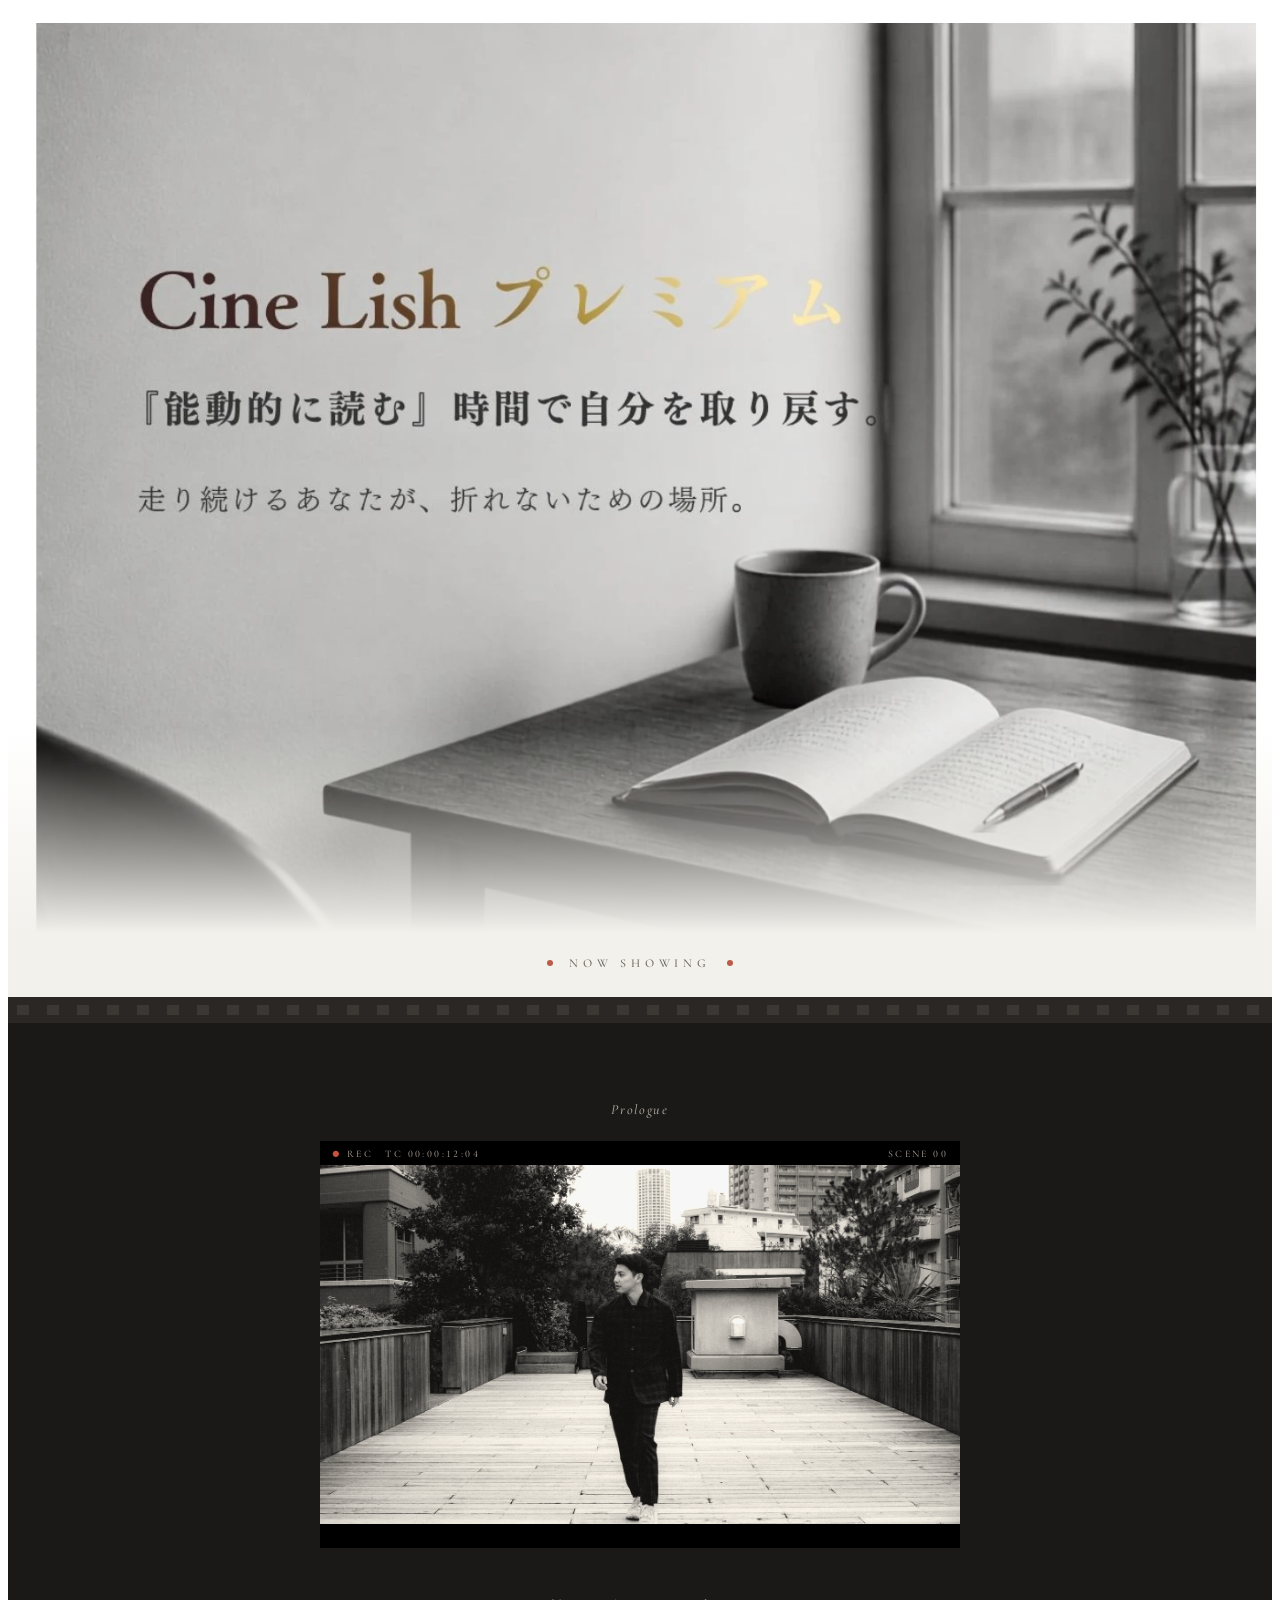
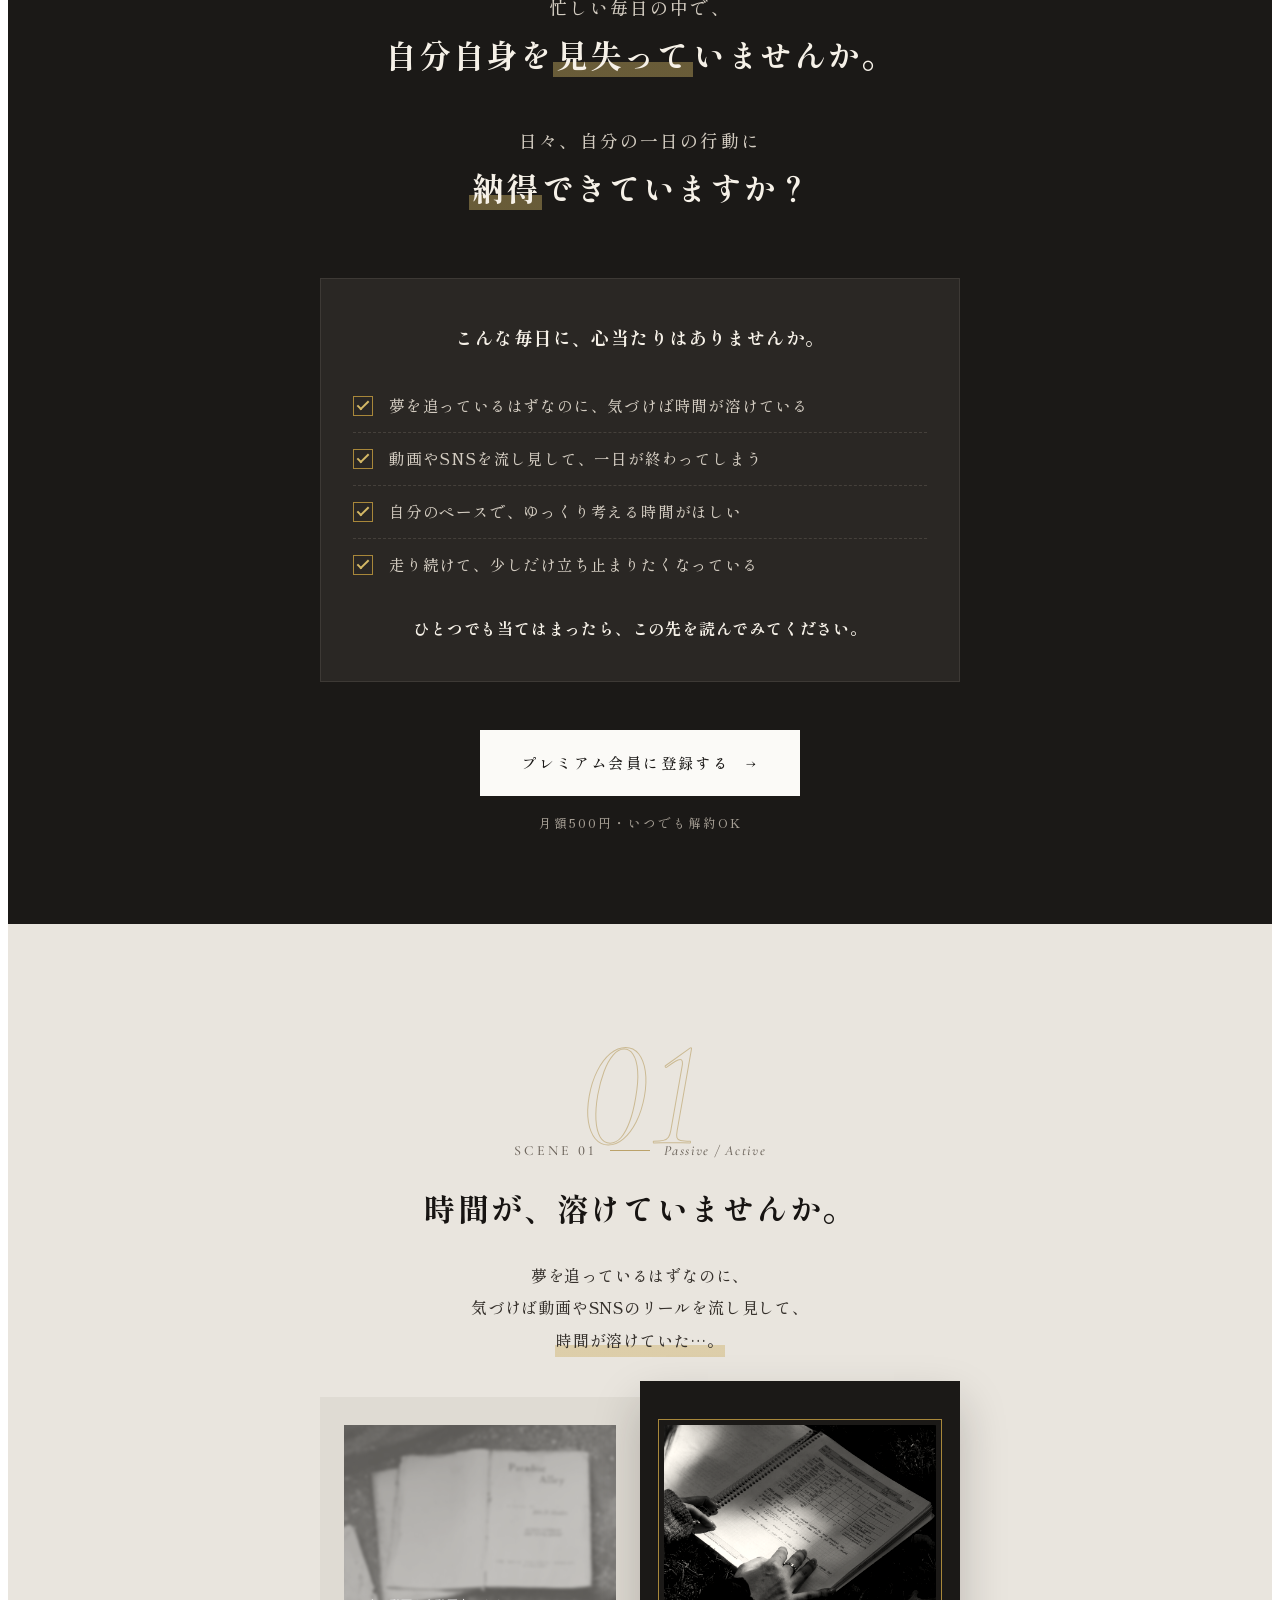
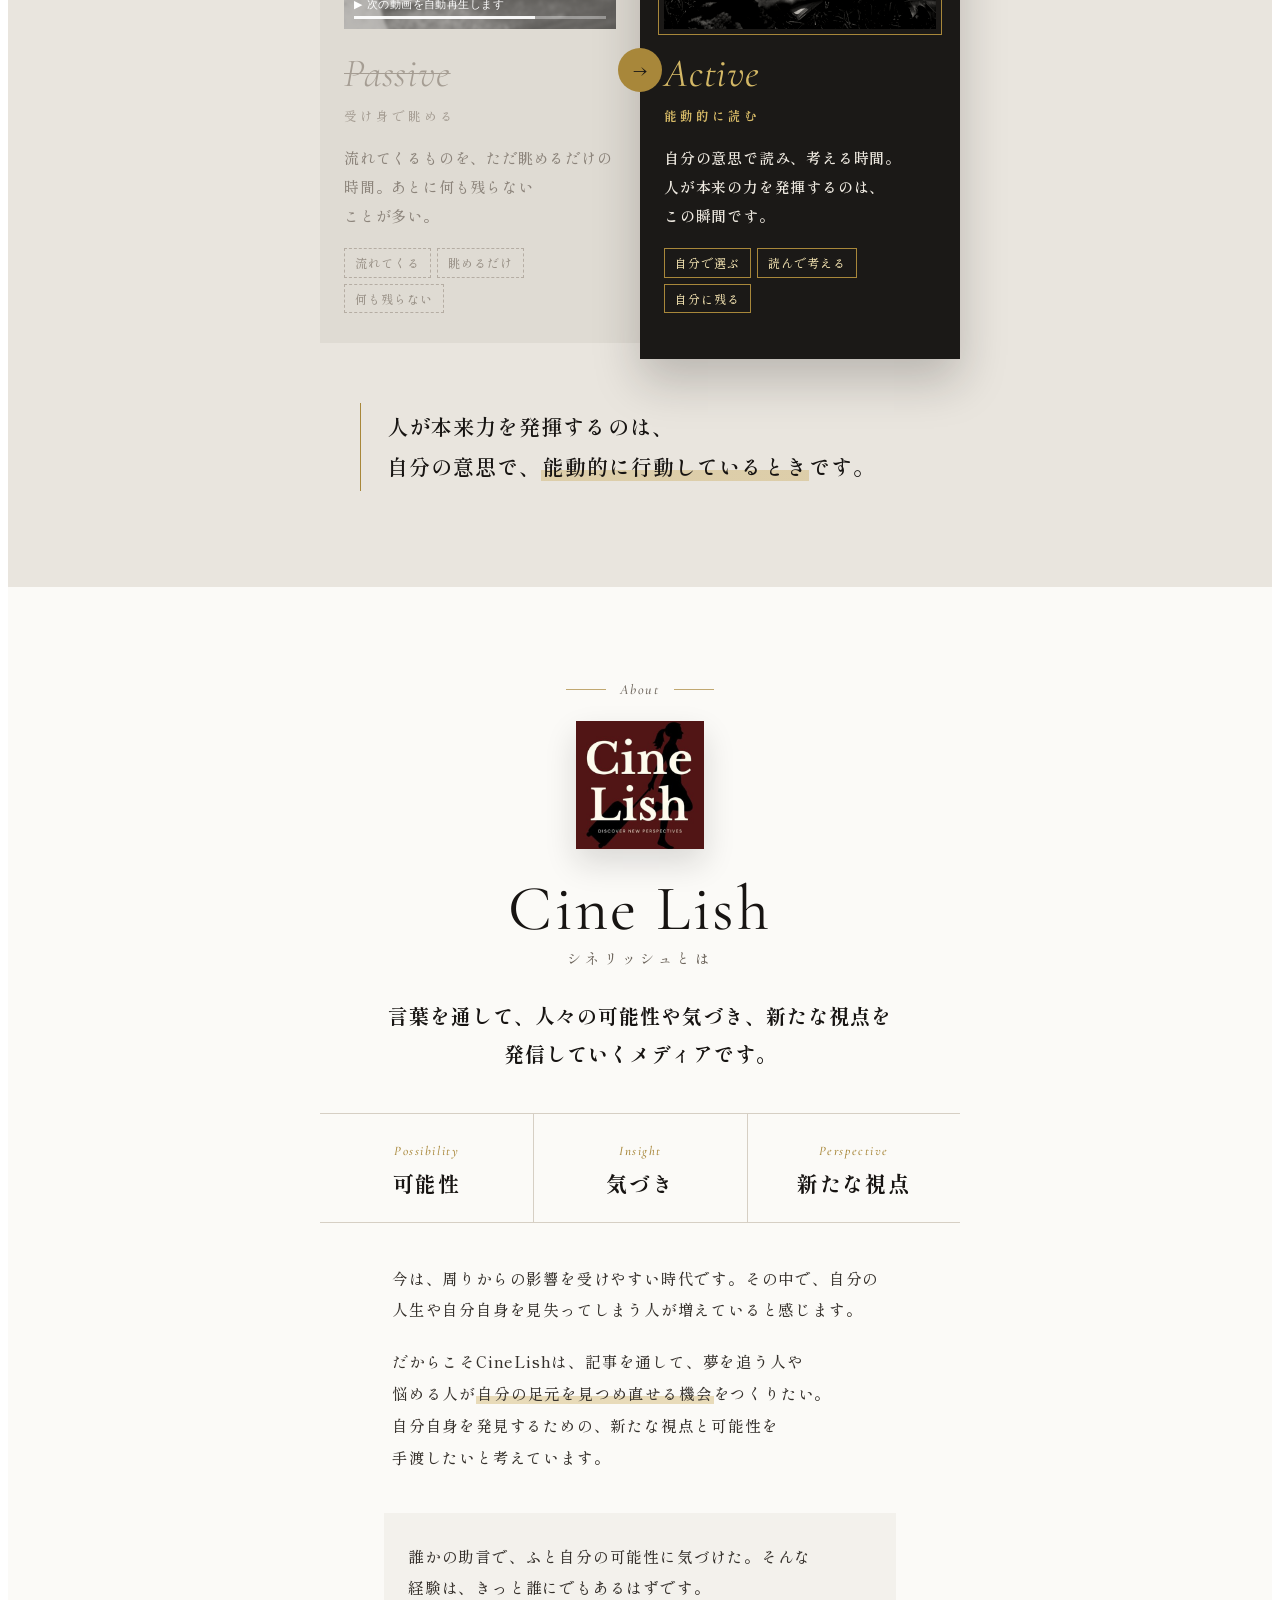
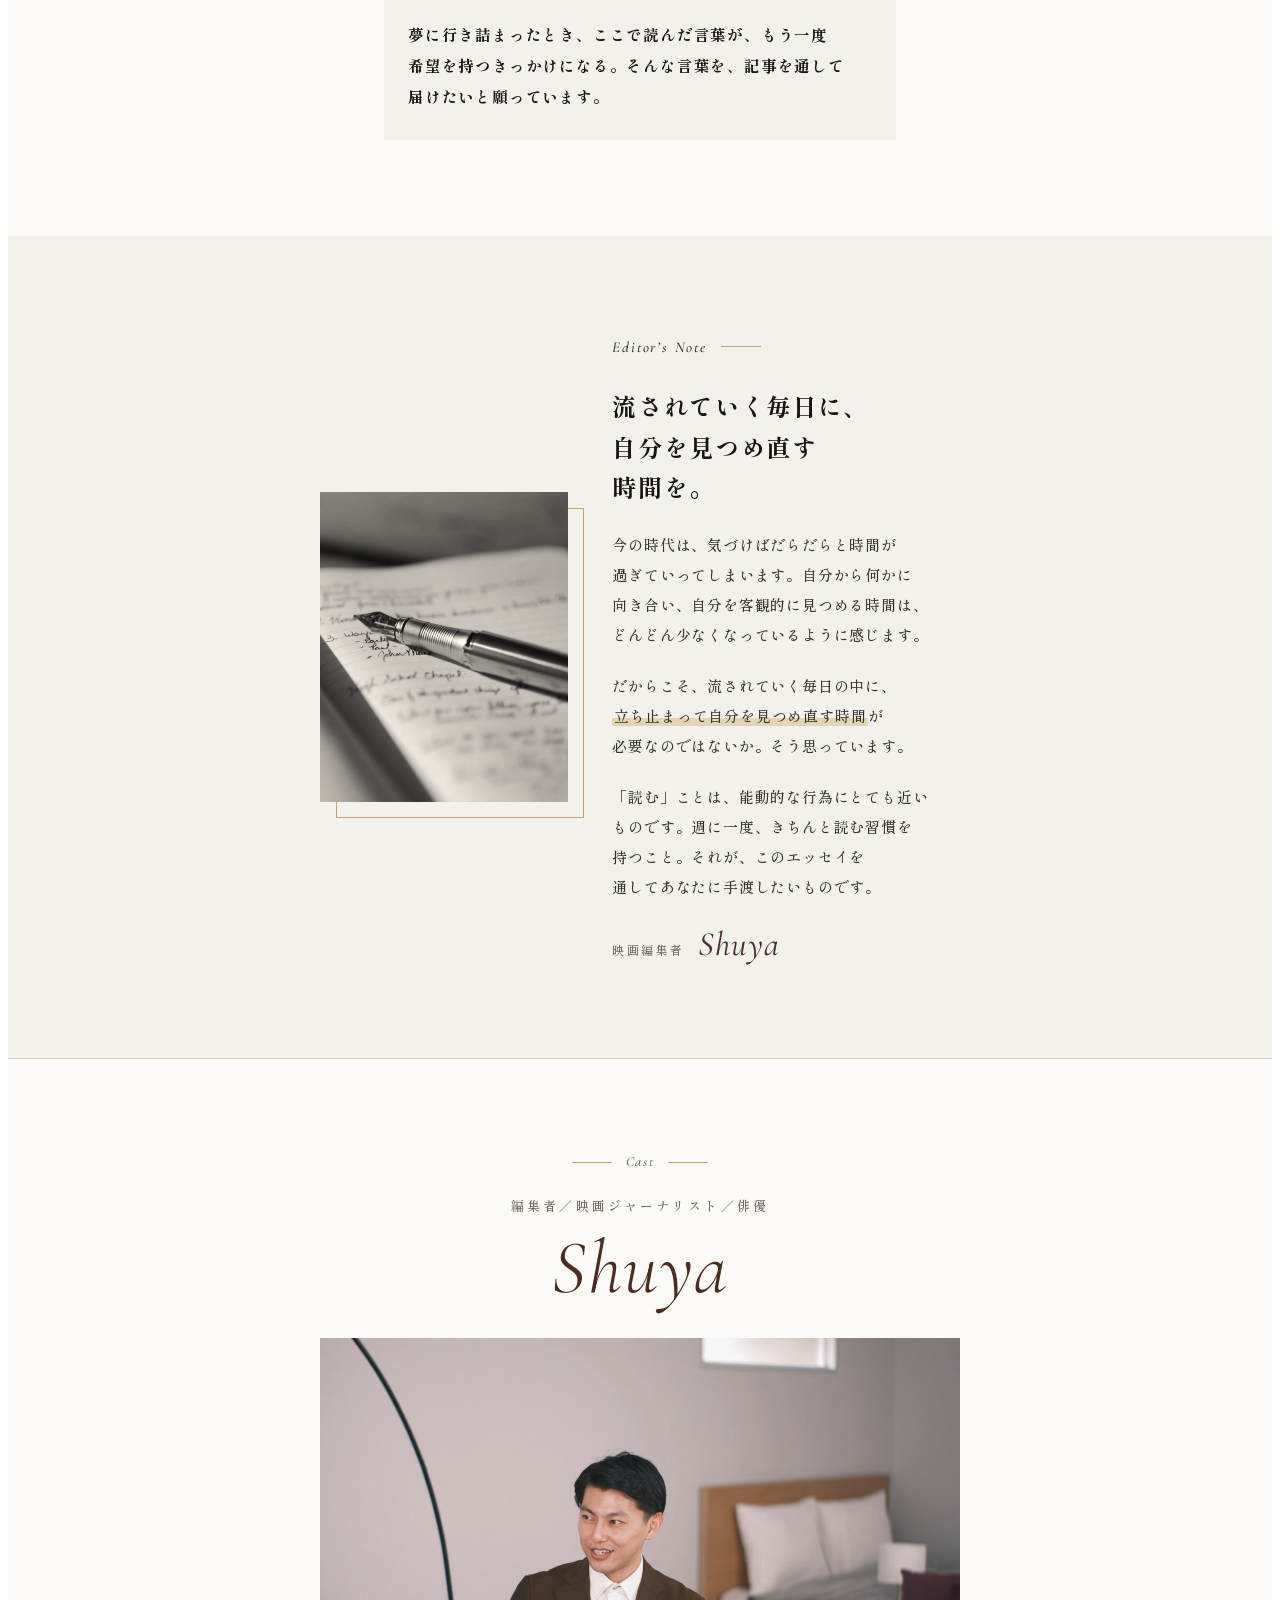
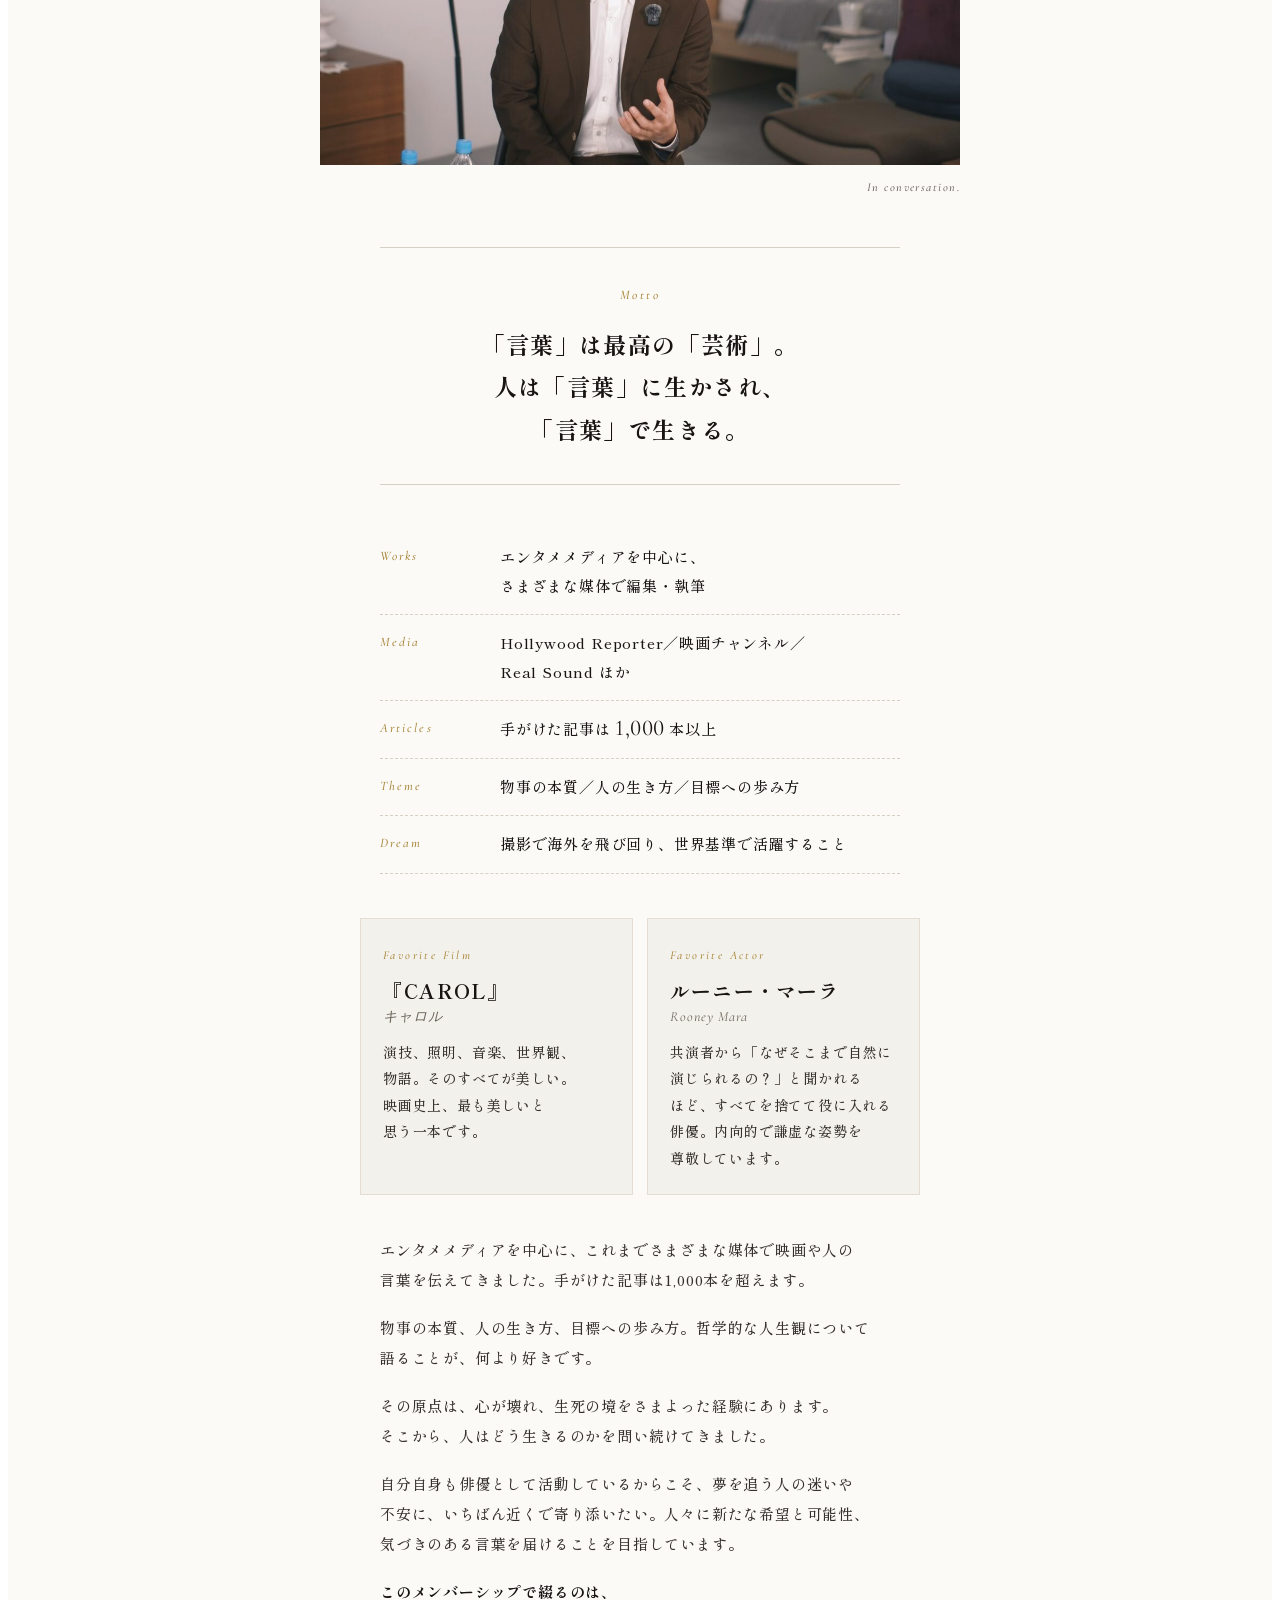
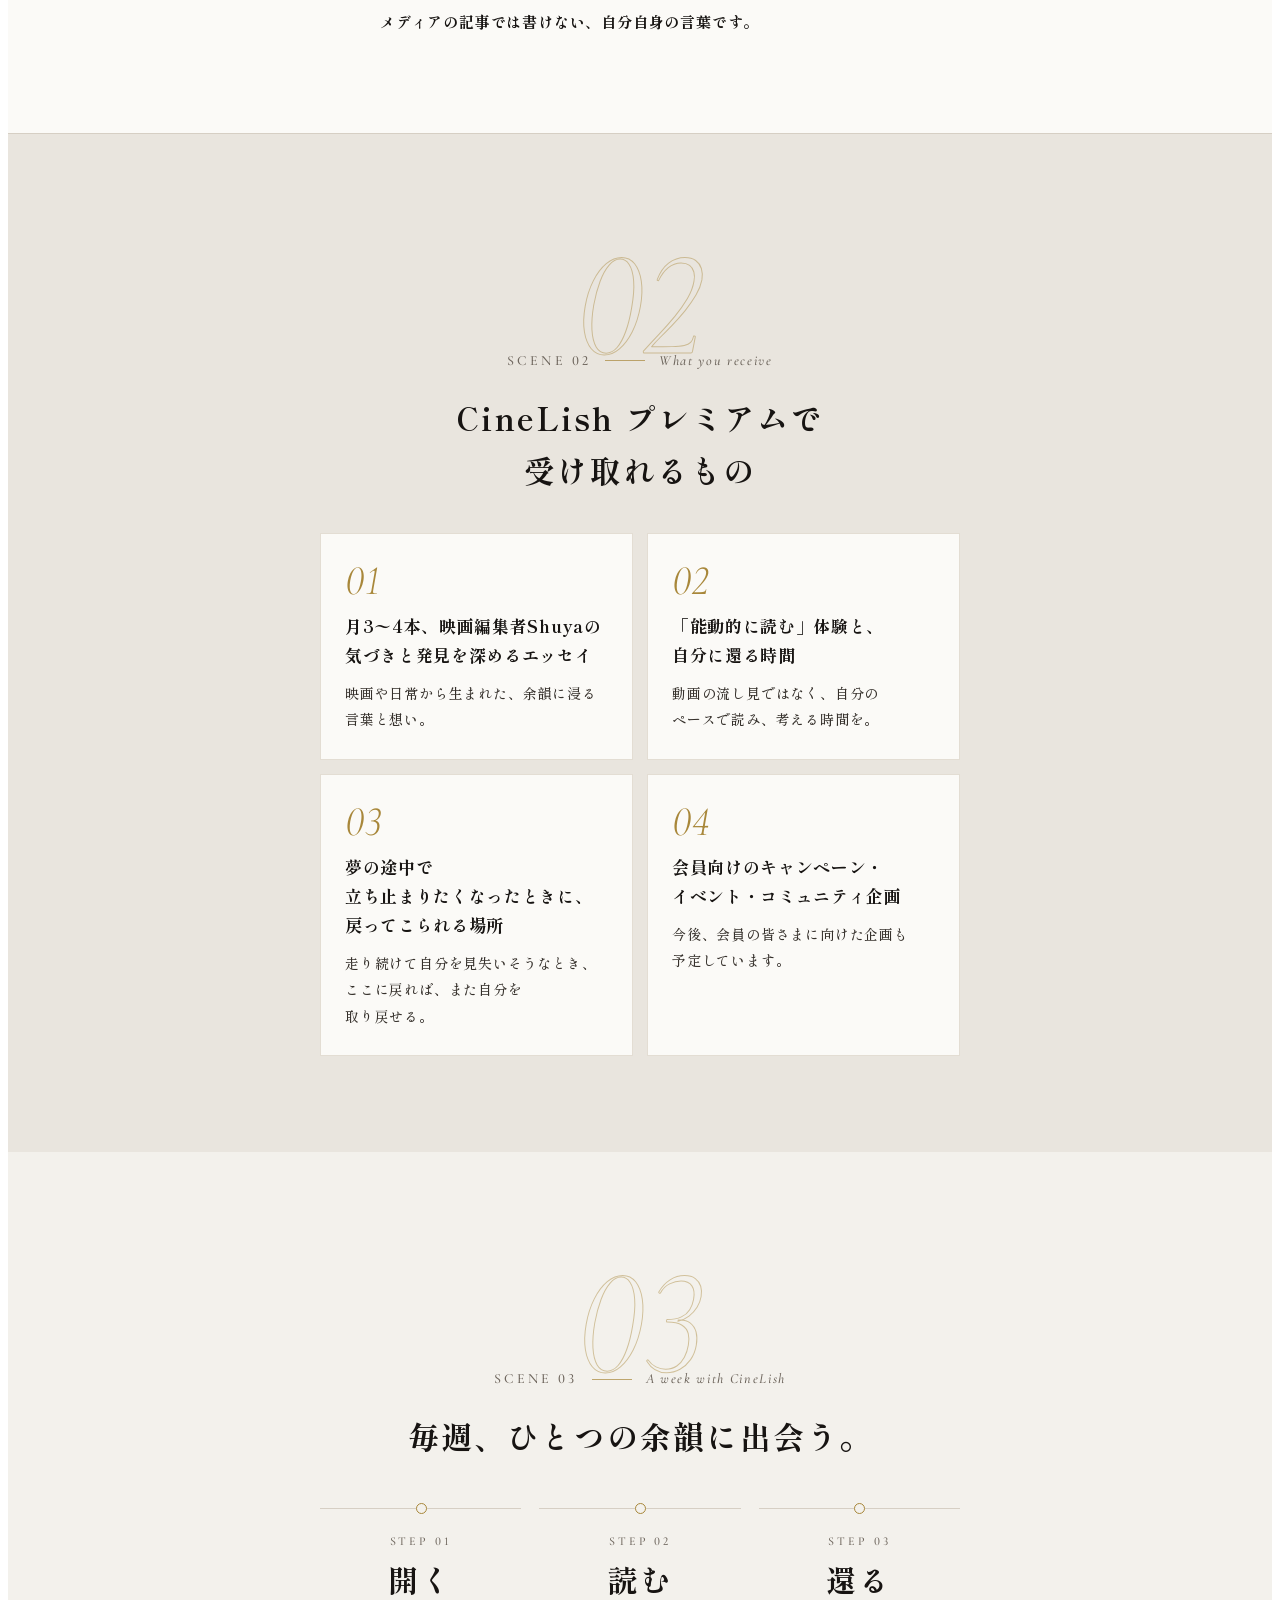
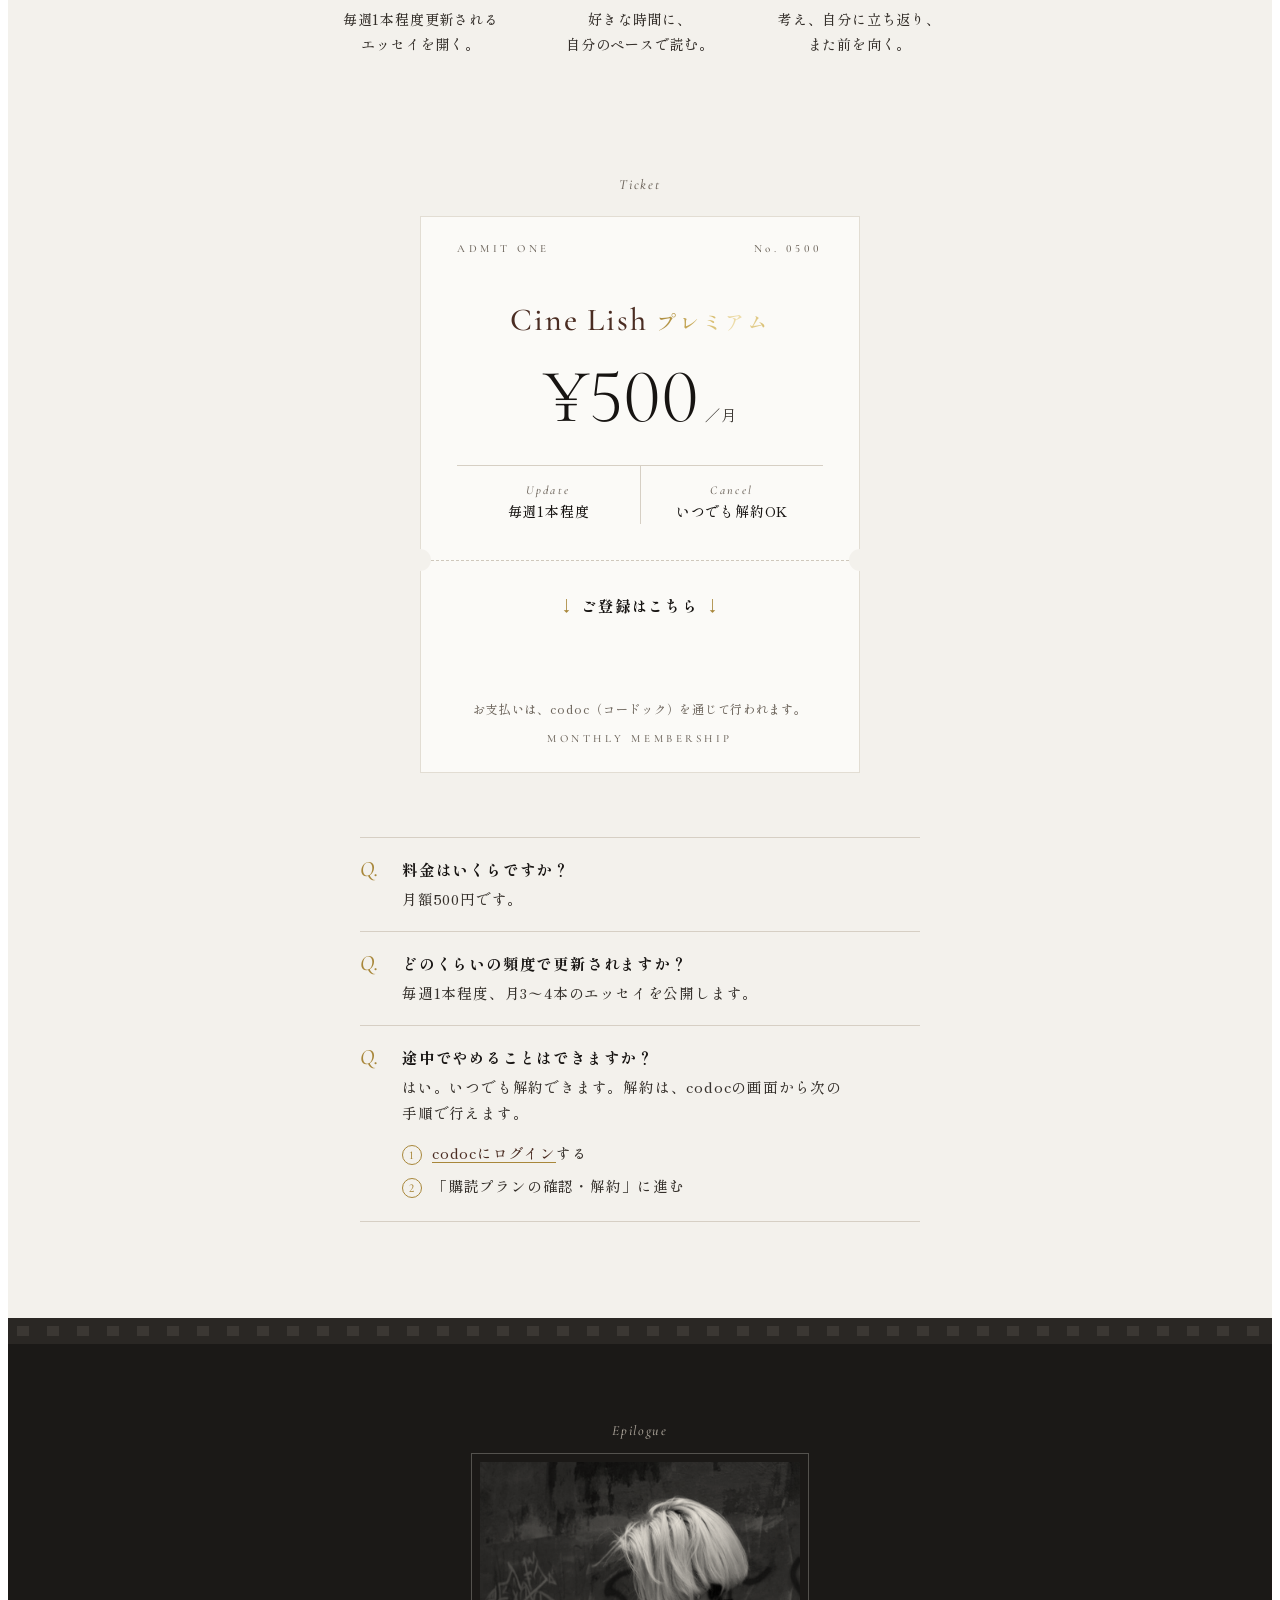
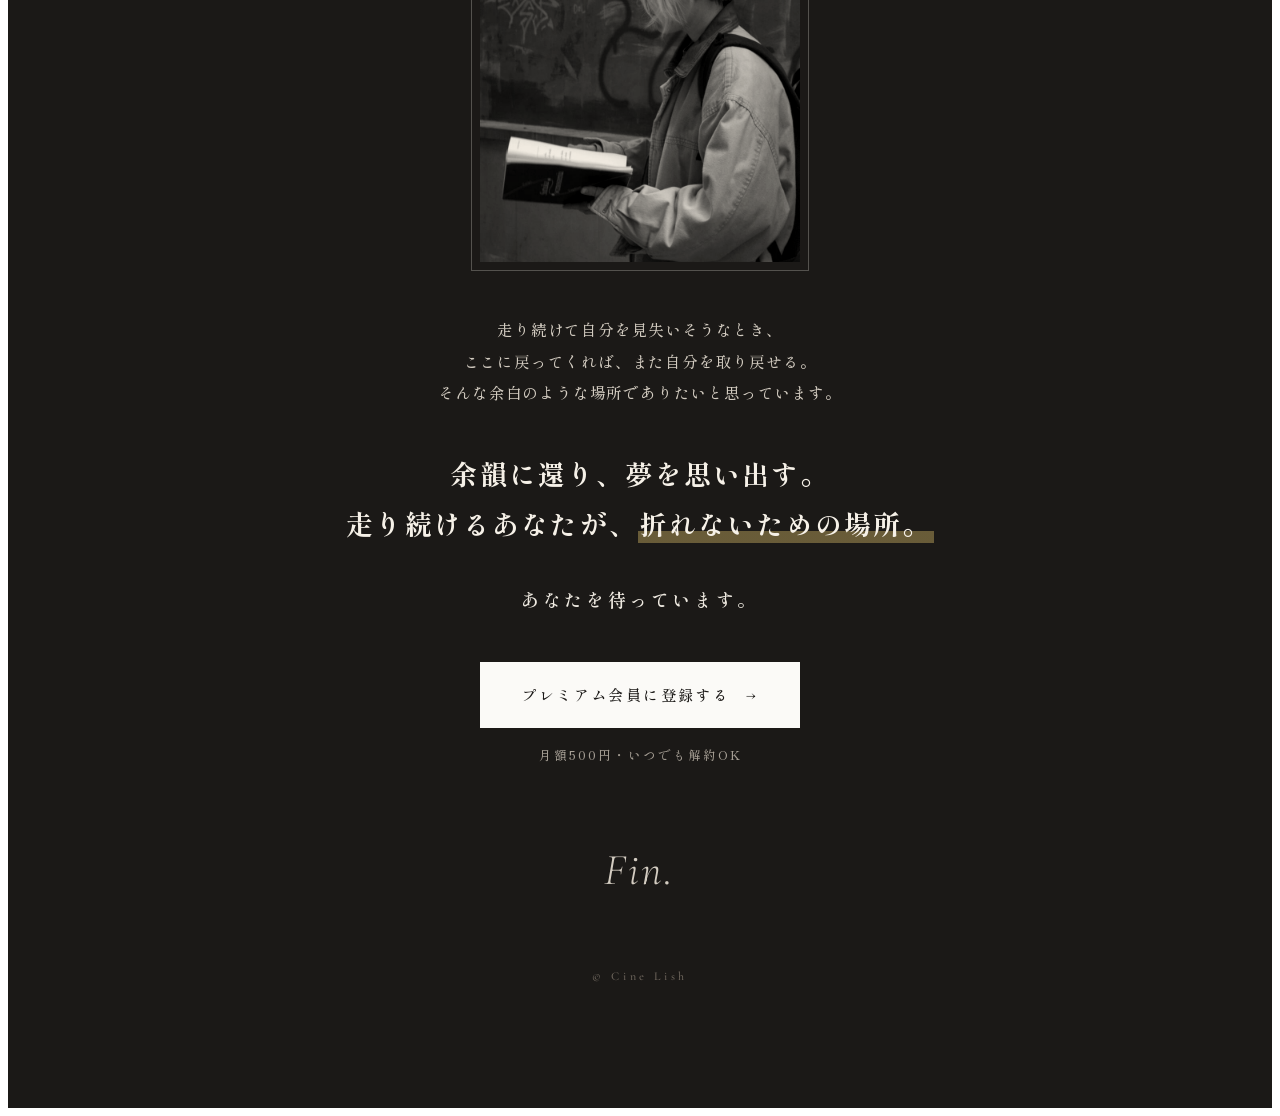
<file: lp/cinelish-premium/index.html>
<!doctype html>
<html lang="ja">
<head>
<meta charset="utf-8">
<meta name="viewport" content="width=device-width, initial-scale=1">
<title>Cine Lish プレミアム</title>
<meta name="description" content="『能動的に読む』時間で自分を取り戻す。走り続けるあなたが、折れないための場所。映画編集者Shuyaのエッセイを毎週公開。月額500円・いつでも解約OK。">
<meta property="og:title" content="Cine Lish プレミアム">
<meta property="og:description" content="『能動的に読む』時間で自分を取り戻す。走り続けるあなたが、折れないための場所。">
<meta property="og:image" content="hero.webp">
<link rel="preconnect" href="https://fonts.googleapis.com">
<link rel="preconnect" href="https://fonts.gstatic.com" crossorigin>
<link href="https://fonts.googleapis.com/css2?family=Cormorant+Garamond:ital,wght@0,300;0,400;0,500;1,300;1,400&family=Shippori+Mincho:wght@400;500;600;700&display=swap" rel="stylesheet">
<style>
  /* ============================================================
     Cine Lish プレミアム LP
     ・CSSは #cinelish-lp の内側だけに効く（サイトの他の部分に影響しない）
     ・WordPressのCSS欄で記号が変換されても壊れないよう、引用符と不等号は使わない
     ・レイアウト：1本の映画の構成（Prologue → Scene → About → Note → Cast → Ticket → Epilogue）
     ============================================================ */
  #cinelish-lp {
    --bg: #f3f1ec;
    --bg-alt: #e9e5de;
    --paper: #fbfaf7;
    --ink: #171412;
    --ink-soft: #35302b;
    --ink-faint: #6e665d;
    --line: #d6cfc4;
    --brown: #4a2c22;
    --gold-1: #a8873a;
    --gold-2: #d4b866;
    --gold-3: #efdfae;
    --mark: rgba(201, 168, 84, .38);
    --dark: #1b1917;
    --dark-2: #2a2724;
    --dark-ink: #eee9e0;
    --dark-soft: #d3ccc1;
    --serif-en: Cormorant Garamond, Times New Roman, serif;
    --serif-ja: Shippori Mincho, Hiragino Mincho ProN, Yu Mincho, serif;
  }

  /* codocの登録ボタン（.cl-widget の中）には、このLPのリセットを当てない（:where で優先度は上げない） */
  #cinelish-lp, #cinelish-lp *:where(:not(.cl-widget *)) { box-sizing: border-box; margin: 0; padding: 0; border: 0; box-shadow: none; }
  #cinelish-lp {
    position: relative;
    background: var(--bg);
    color: var(--ink);
    font-family: var(--serif-ja);
    font-size: 16px;
    font-weight: 500;
    line-height: 2.05;
    letter-spacing: .05em;
    overflow-x: hidden;
    word-break: auto-phrase;
    text-wrap: pretty;
  }
  #cinelish-lp img:where(:not(.cl-widget *)) { display: block; max-width: 100%; height: auto; }
  #cinelish-lp figure:where(:not(.cl-widget *)) { margin: 0; }
  #cinelish-lp a:where(:not(.cl-widget *)) { color: inherit; }

  /* テーマ側の見出し装飾などをLP内だけ打ち消す（サイト全体には影響しません） */
  #cinelish-lp h2:where(:not(.cl-widget *)), #cinelish-lp h3:where(:not(.cl-widget *)) {
    background: none; border: 0; box-shadow: none; padding: 0; color: inherit;
    font-family: inherit;
  }
  #cinelish-lp h2:where(:not(.cl-widget *))::before, #cinelish-lp h2:where(:not(.cl-widget *))::after,
  #cinelish-lp h3:where(:not(.cl-widget *))::before, #cinelish-lp h3:where(:not(.cl-widget *))::after { content: none; display: none; }
  #cinelish-lp ol:where(:not(.cl-widget *)), #cinelish-lp ul:where(:not(.cl-widget *)), #cinelish-lp dl:where(:not(.cl-widget *)) { padding: 0; margin-left: 0; }
  #cinelish-lp li:where(:not(.cl-widget *)) { list-style: none; }
  #cinelish-lp li:where(:not(.cl-widget *))::marker { content: none; }
  #cinelish-lp h2:where(:not(.cl-widget *)), #cinelish-lp h3:where(:not(.cl-widget *)) { margin-top: 0 !important; }
  /* WordPressの自動整形で勝手に入る改行（class無しのbr）は無視する */
  #cinelish-lp br:not([class]):where(:not(.cl-widget *)) { display: none; }

  #cinelish-lp .cl-wrap { width: min(640px, 100% - 48px); margin-inline: auto; }
  #cinelish-lp section { padding: 96px 0; position: relative; }
  #cinelish-lp p:where(:not(.cl-widget *)) + p { margin-top: 1.4em; }
  #cinelish-lp .cl-center { text-align: center; }
  /* 文節のまとまり：この中では改行しない（iPhoneのSafariでも自然な位置で折り返す） */
  #cinelish-lp .cl-nw { display: inline-block; }
  #cinelish-lp .cl-em { background: linear-gradient(transparent 64%, var(--mark) 64%); padding: 0 .08em; }
  #cinelish-lp .cl-gold {
    background: linear-gradient(100deg, var(--gold-1) 0%, var(--gold-2) 45%, var(--gold-3) 70%, var(--gold-2) 100%);
    -webkit-background-clip: text;
    background-clip: text;
    color: transparent;
  }

  /* ---------- 見出しラベル ---------- */
  #cinelish-lp .cl-eyebrow {
    display: flex;
    align-items: center;
    justify-content: center;
    gap: 14px;
    margin-bottom: 24px;
    font-family: var(--serif-en);
    font-size: 14px;
    line-height: 1;
    letter-spacing: .22em;
    color: var(--ink-faint);
    font-variant-numeric: lining-nums;
  }
  #cinelish-lp .cl-eyebrow i { font-style: italic; letter-spacing: .12em; }
  #cinelish-lp .cl-eb-line { display: block; width: 40px; height: 1px; background: var(--gold-1); opacity: .7; }
  #cinelish-lp .cl-left { justify-content: flex-start; }

  #cinelish-lp h2 {
    font-weight: 700;
    font-size: clamp(24px, 4.4vw, 31px);
    line-height: 1.7;
    letter-spacing: .07em;
    text-align: center;
    text-wrap: balance;
    margin-bottom: 36px;
  }
  #cinelish-lp .cl-lede { text-align: center; color: var(--ink-soft); max-width: 31em; margin: -12px auto 40px; }

  /* ---------- 写真（全部を同じトーンにそろえて、1本の映画のように見せる） ---------- */
  #cinelish-lp .cl-photo {
    display: block;
    width: 100%;
    height: auto;
    filter: grayscale(1) sepia(.16) contrast(1.06) brightness(.97);
  }
  /* フィルムの1コマ：上下の黒帯＋タイムコード */
  #cinelish-lp .cl-frame { position: relative; background: var(--dark); padding: 24px 0; }
  #cinelish-lp .cl-gate {
    position: absolute;
    left: 12px; right: 12px; top: 8px;
    display: flex;
    justify-content: space-between;
    font-family: var(--serif-en);
    font-size: 10px;
    line-height: 1;
    letter-spacing: .24em;
    color: #9a9187;
    font-variant-numeric: lining-nums tabular-nums;
  }
  #cinelish-lp .cl-gate i { font-style: normal; color: #c6533e; }

  /* ---------- 暗いシーン共通（Prologue / Epilogue） ---------- */
  #cinelish-lp .cl-dark { background: var(--dark); color: var(--dark-ink); }
  #cinelish-lp .cl-dark .cl-eyebrow { color: #a69f95; }
  #cinelish-lp .cl-dark .cl-em { background: linear-gradient(transparent 68%, rgba(212, 184, 102, .42) 68%); }
  #cinelish-lp .cl-dark-pad { padding: 0; }
  #cinelish-lp .cl-dark-inner { padding: 80px 0 88px; }

  /* 大きな透かし数字（各シーンの番号） */
  #cinelish-lp .cl-scene-head { position: relative; padding-top: 124px; }
  #cinelish-lp .cl-bigno {
    position: absolute;
    top: 0; left: 0; right: 0;
    text-align: center;
    font-family: var(--serif-en);
    font-style: italic;
    font-weight: 300;
    font-size: 150px;
    line-height: 1;
    letter-spacing: 0;
    color: transparent;
    -webkit-text-stroke: 1px var(--gold-1);
    opacity: .45;
    font-variant-numeric: lining-nums;
    pointer-events: none;
    user-select: none;
  }
  #cinelish-lp .cl-scene-head .cl-eyebrow, #cinelish-lp .cl-scene-head h2 { position: relative; }

  /* ---------- Hero ---------- */
  #cinelish-lp .cl-hero { position: relative; background: #e9e8e5; }
  #cinelish-lp .cl-hero img { width: 100%; max-width: 1440px; margin-inline: auto; }
  #cinelish-lp .cl-hero-fade {
    position: absolute; inset: auto 0 0 0; height: 22%;
    background: linear-gradient(to bottom, transparent, var(--bg));
    pointer-events: none;
  }
  #cinelish-lp .cl-showing {
    display: flex;
    align-items: center;
    justify-content: center;
    gap: 16px;
    padding: 24px 0 0;
    font-family: var(--serif-en);
    font-size: 12px;
    line-height: 1;
    letter-spacing: .4em;
    color: var(--ink-faint);
  }
  #cinelish-lp .cl-dot { display: block; width: 6px; height: 6px; border-radius: 50%; background: #b0412e; opacity: .85; }

  /* ---------- Prologue ---------- */
  #cinelish-lp .cl-prologue { text-align: center; margin-top: 28px; }
  #cinelish-lp .cl-prologue .cl-frame { background: #000; }
  #cinelish-lp .cl-still-card { margin-top: 44px; }
  #cinelish-lp .cl-question {
    font-size: clamp(24px, 5vw, 32px);
    font-weight: 700;
    line-height: 1.7;
    letter-spacing: .05em;
    color: #f6f1e8;
  }
  #cinelish-lp .cl-question small {
    display: block;
    margin-bottom: 4px;
    font-size: .56em;
    font-weight: 500;
    letter-spacing: .12em;
    color: var(--dark-soft);
  }
  #cinelish-lp .cl-question-2 { margin-top: 44px; }

  /* こんな毎日に、心当たりは */
  #cinelish-lp .cl-foryou {
    margin-top: 64px;
    padding: 40px 32px 36px;
    border: 1px solid #3d3935;
    background: var(--dark-2);
    text-align: left;
  }
  #cinelish-lp .cl-foryou-title { color: #f6f1e8; text-align: center; font-size: 18px; font-weight: 700; letter-spacing: .08em; margin-bottom: 24px; }
  #cinelish-lp .cl-foryou li {
    display: grid;
    grid-template-columns: 22px 1fr;
    gap: 14px;
    align-items: start;
    padding: 12px 0;
    border-bottom: 1px dashed #45403b;
    font-size: 15.5px;
    color: var(--dark-soft);
    line-height: 1.8;
  }
  #cinelish-lp .cl-foryou li:last-child { border-bottom: 0; }
  #cinelish-lp .cl-check {
    position: relative;
    display: block;
    width: 20px; height: 20px;
    margin-top: 4px;
    border: 1px solid var(--gold-1);
  }
  #cinelish-lp .cl-check span {
    position: absolute;
    left: 6px; top: 1px;
    width: 6px; height: 12px;
    border-right: 2px solid var(--gold-2);
    border-bottom: 2px solid var(--gold-2);
    transform: rotate(45deg);
  }
  #cinelish-lp .cl-foryou-foot { margin-top: 22px; text-align: center; font-weight: 700; color: #f6f1e8; }

  /* ---------- Scene 01：Passive / Active ---------- */
  #cinelish-lp .cl-contrast { background: var(--bg-alt); }
  /* 受け身（ぼんやり・色あせ）と能動（くっきり・黒地に金）の対比 */
  #cinelish-lp .cl-pair {
    position: relative;
    display: grid;
    grid-template-columns: 1fr 1fr;
    align-items: stretch;
    margin: 0 0 60px;
  }
  #cinelish-lp .cl-pair .cl-passive,
  #cinelish-lp .cl-pair .cl-active { position: relative; padding: 28px 24px 30px; }
  #cinelish-lp .cl-pair-photo { position: relative; margin-bottom: 22px; aspect-ratio: 4 / 3; overflow: hidden; background: var(--line); }
  #cinelish-lp .cl-pair-photo .cl-photo { height: 100%; object-fit: cover; }
  #cinelish-lp .cl-pair h3 {
    font-family: var(--serif-en);
    font-style: italic;
    font-weight: 300;
    font-size: 40px;
    line-height: 1.1;
    letter-spacing: .02em;
    margin-bottom: 8px;
  }
  #cinelish-lp .cl-pair small { display: block; font-size: 12.5px; letter-spacing: .24em; margin-bottom: 14px; }
  #cinelish-lp .cl-pair p { font-size: 15px; line-height: 1.95; }
  #cinelish-lp .cl-tags { display: flex; flex-wrap: wrap; gap: 6px; margin-top: 18px; }
  #cinelish-lp .cl-tags li { padding: 4px 10px; font-size: 12px; line-height: 1.6; letter-spacing: .08em; }

  /* Passive：霧がかかったように */
  #cinelish-lp .cl-passive { background: #dfdbd3; color: #8c847b; }
  #cinelish-lp .cl-passive .cl-pair-photo .cl-photo { filter: grayscale(1) brightness(.92) contrast(.7) blur(1.4px); opacity: .7; transform: scale(1.04); }
  #cinelish-lp .cl-passive h3 { color: #a59d93; text-decoration: line-through; text-decoration-thickness: 1px; }
  #cinelish-lp .cl-passive small { color: #a59d93; }
  #cinelish-lp .cl-passive .cl-tags li { border: 1px dashed #b5ada3; color: #9a9288; }
  /* 動画アプリの自動再生バー（流されていく感じ） */
  #cinelish-lp .cl-autoplay {
    position: absolute; left: 10px; right: 10px; bottom: 10px;
    display: flex; flex-direction: column; gap: 6px;
    font-family: system-ui, sans-serif;
    font-size: 11px; line-height: 1; letter-spacing: .04em;
    color: #ffffff;
  }
  #cinelish-lp .cl-ap-bar { display: block; height: 3px; background: rgba(255, 255, 255, .35); }
  #cinelish-lp .cl-ap-bar span { display: block; width: 72%; height: 100%; background: rgba(255, 255, 255, .9); }

  /* Active：黒地に金でくっきり、少し前に出す */
  #cinelish-lp .cl-active {
    z-index: 1;
    margin: -16px 0;
    padding-top: 44px !important;
    padding-bottom: 46px !important;
    background: var(--dark);
    color: var(--dark-ink);
    box-shadow: 0 22px 44px rgba(23, 20, 18, .22);
  }
  #cinelish-lp .cl-active .cl-pair-photo { outline: 1px solid var(--gold-1); outline-offset: 5px; }
  #cinelish-lp .cl-active .cl-pair-photo .cl-photo { filter: grayscale(1) sepia(.12) contrast(1.15) brightness(1.05); }
  #cinelish-lp .cl-active h3 { color: var(--gold-2); font-weight: 400; }
  #cinelish-lp .cl-active small { color: var(--gold-2); font-weight: 700; }
  #cinelish-lp .cl-active p { color: var(--dark-ink); font-weight: 600; }
  #cinelish-lp .cl-active .cl-tags li { border: 1px solid var(--gold-1); color: var(--gold-3); }

  /* 受け身 → 能動 の矢印 */
  #cinelish-lp .cl-vs {
    position: absolute;
    top: 50%; left: -22px;
    width: 44px; height: 44px;
    margin-top: -22px;
    display: flex; align-items: center; justify-content: center;
    border-radius: 50%;
    background: var(--gold-1);
    color: var(--dark);
    font-family: var(--serif-en);
    font-size: 22px;
    line-height: 1;
    z-index: 2;
  }
  #cinelish-lp .cl-pull {
    max-width: 560px;
    margin: 0 auto;
    padding: 4px 0 4px 26px;
    border-left: 1px solid var(--gold-1);
    font-size: clamp(18px, 3.4vw, 21px);
    font-weight: 600;
    line-height: 1.9;
    letter-spacing: .05em;
  }

  /* ---------- About：Cine Lishとは ---------- */
  #cinelish-lp .cl-about { background: var(--paper); text-align: center; }
  #cinelish-lp p.cl-about-mark {
    font-family: var(--serif-en);
    font-weight: 400;
    font-size: clamp(44px, 10vw, 64px);
    line-height: 1;
    letter-spacing: .04em;
    color: var(--ink);
  }
  #cinelish-lp p.cl-about-mark small { display: block; margin-top: 10px; font-family: var(--serif-ja); font-size: 14px; font-weight: 500; letter-spacing: .3em; color: var(--ink-faint); }
  #cinelish-lp .cl-about-logo { display: flex; flex-direction: column; align-items: center; margin-bottom: 28px; }
  #cinelish-lp .cl-about-logo img { width: min(128px, 34%); height: auto; box-shadow: 0 14px 30px rgba(23, 20, 18, .14); }
  #cinelish-lp .cl-about-logo figcaption { margin-top: 18px; font-size: 14px; letter-spacing: .3em; color: var(--ink-faint); }
  #cinelish-lp p.cl-about-lead { max-width: 30em; margin: 32px auto 0; font-size: clamp(17px, 3.4vw, 20px); font-weight: 700; line-height: 1.9; letter-spacing: .05em; }
  #cinelish-lp .cl-pillars { display: grid; grid-template-columns: repeat(3, 1fr); margin: 40px 0 0; border-top: 1px solid var(--line); border-bottom: 1px solid var(--line); }
  #cinelish-lp .cl-pillars li { padding: 24px 8px 22px; text-align: center; }
  #cinelish-lp .cl-pillars li + li { border-left: 1px solid var(--line); }
  #cinelish-lp .cl-pillar-en { display: block; font-family: var(--serif-en); font-style: italic; font-size: 13px; letter-spacing: .12em; color: var(--gold-1); }
  #cinelish-lp .cl-pillar-ja { display: block; margin-top: 4px; font-size: clamp(17px, 3.6vw, 21px); font-weight: 700; line-height: 1.5; letter-spacing: .08em; white-space: nowrap; }
  #cinelish-lp .cl-about-body { max-width: 32em; margin: 40px auto 0; text-align: left; font-size: 15.5px; line-height: 2.05; color: var(--ink-soft); }
  #cinelish-lp .cl-about-body p + p { margin-top: 1.3em; }
  #cinelish-lp .cl-about-quote { max-width: 32em; margin: 40px auto 0; padding: 28px 24px; background: var(--bg); text-align: left; }
  #cinelish-lp .cl-about-quote p { font-size: 15.5px; line-height: 2; color: var(--ink-soft); }
  #cinelish-lp .cl-about-quote p + p { margin-top: 1em; }
  #cinelish-lp .cl-about-quote .cl-hl { color: var(--ink); font-weight: 700; }

  #cinelish-lp .cl-film {
    display: block;
    height: 26px;
    background:
      repeating-linear-gradient(90deg, transparent 0 9px, #3b3733 9px 21px, transparent 21px 30px) center / 100% 10px no-repeat,
      var(--dark-2);
  }

  /* ---------- Editor Note ---------- */
  #cinelish-lp .cl-note-grid { display: grid; grid-template-columns: 5fr 7fr; gap: 44px; align-items: center; }
  #cinelish-lp .cl-note-photo { position: relative; }
  #cinelish-lp .cl-note-photo .cl-offset {
    position: absolute;
    inset: 16px -16px -16px 16px;
    border: 1px solid var(--gold-1);
    opacity: .7;
  }
  #cinelish-lp .cl-note-photo .cl-photo { position: relative; aspect-ratio: 4 / 5; object-fit: cover; object-position: 68% 50%; }
  #cinelish-lp .cl-note-body { min-width: 0; }
  #cinelish-lp .cl-note-body h2 { text-align: left; font-size: clamp(21px, 3.4vw, 24px); margin-bottom: 22px; }
  #cinelish-lp .cl-note-body p { font-size: 15px; line-height: 2; color: var(--ink-soft); }
  #cinelish-lp .cl-sign { margin-top: 26px; display: flex; align-items: baseline; gap: 14px; }
  #cinelish-lp .cl-sign small { font-size: 12px; letter-spacing: .2em; color: var(--ink-faint); }
  #cinelish-lp .cl-sign span { font-family: var(--serif-en); font-style: italic; font-weight: 400; font-size: 34px; line-height: 1; color: var(--brown); }

  /* ---------- Profile（エンドロールのキャスト紹介風） ---------- */
  #cinelish-lp .cl-profile { text-align: center; background: var(--paper); color: var(--ink); border-top: 1px solid var(--line); border-bottom: 1px solid var(--line); }
  #cinelish-lp .cl-prof-role { font-size: 13px; letter-spacing: .24em; color: var(--ink-faint); }
  #cinelish-lp p.cl-prof-name {
    margin-top: 10px;
    font-family: var(--serif-en);
    font-style: italic;
    font-weight: 300;
    font-size: clamp(56px, 12vw, 76px);
    line-height: 1;
    letter-spacing: .02em;
  }
  #cinelish-lp .cl-prof-name .cl-gold { padding: 0 .06em; background: none; color: var(--brown); }
  /* プロフィール写真：カラーのまま、横長で場の空気ごと見せる */
  #cinelish-lp .cl-prof-photo { position: relative; width: 100%; margin: 32px auto 0; }
  #cinelish-lp .cl-prof-photo .cl-photo { aspect-ratio: 3 / 2; object-fit: cover; object-position: 55% 40%; filter: saturate(.92) contrast(1.02); }
  #cinelish-lp .cl-prof-photo figcaption { margin-top: 10px; font-family: var(--serif-en); font-style: italic; font-size: 12px; letter-spacing: .12em; color: var(--ink-faint); text-align: right; }
  #cinelish-lp .cl-favs { display: grid; grid-template-columns: 1fr 1fr; gap: 14px; max-width: 560px; margin: 44px auto 0; text-align: left; }
  #cinelish-lp .cl-fav { padding: 24px 22px 22px; background: var(--bg); border: 1px solid #e3ddd3; }
  #cinelish-lp .cl-fav-label { display: block; font-family: var(--serif-en); font-style: italic; font-size: 12px; letter-spacing: .2em; color: var(--gold-1); }
  #cinelish-lp p.cl-fav-title { margin-top: 8px; font-size: 20px; font-weight: 700; line-height: 1.5; letter-spacing: .06em; color: var(--ink); }
  #cinelish-lp .cl-fav-title small { display: block; font-family: var(--serif-en); font-style: italic; font-weight: 400; font-size: 14px; letter-spacing: .06em; color: var(--ink-faint); }
  #cinelish-lp p.cl-fav-text { margin-top: 12px; font-size: 14px; line-height: 1.9; color: var(--ink-soft); }
  #cinelish-lp .cl-motto {
    position: relative;
    max-width: 520px;
    margin: 48px auto 0;
    padding: 34px 20px;
    border-top: 1px solid var(--line);
    border-bottom: 1px solid var(--line);
  }
  #cinelish-lp .cl-motto-label { display: block; margin-bottom: 14px; font-family: var(--serif-en); font-style: italic; font-size: 13px; letter-spacing: .2em; color: var(--gold-1); }
  #cinelish-lp .cl-motto p { font-size: clamp(19px, 4vw, 23px); font-weight: 700; line-height: 1.85; letter-spacing: .06em; color: var(--ink); }
  #cinelish-lp .cl-credits { max-width: 520px; margin: 44px auto 0; text-align: left; }
  #cinelish-lp .cl-credits div { display: grid; grid-template-columns: 104px 1fr; gap: 16px; padding: 14px 0; border-bottom: 1px dashed var(--line); }
  #cinelish-lp .cl-credits dt { font-family: var(--serif-en); font-style: italic; font-size: 13px; line-height: 2; letter-spacing: .16em; color: var(--gold-1); }
  #cinelish-lp .cl-credits dd { margin: 0; font-size: 15px; line-height: 1.9; color: var(--ink); }
  #cinelish-lp .cl-credits dd b { font-family: var(--serif-en); font-weight: 400; font-size: 1.5em; line-height: 1; letter-spacing: .02em; font-variant-numeric: lining-nums; }
  #cinelish-lp .cl-prof-bio { max-width: 520px; margin: 40px auto 0; text-align: left; font-size: 15px; line-height: 2; color: var(--ink-soft); }
  #cinelish-lp .cl-prof-bio p + p { margin-top: 1.2em; }
  #cinelish-lp .cl-prof-bio .cl-hl { color: var(--ink); font-weight: 700; }

  /* ---------- Scene 02：受け取れるもの（カード） ---------- */
  #cinelish-lp .cl-benefits { background: var(--bg-alt); }
  #cinelish-lp .cl-cards { display: grid; grid-template-columns: 1fr 1fr; gap: 14px; }
  #cinelish-lp .cl-cards li {
    position: relative;
    padding: 26px 24px 26px;
    background: var(--paper);
    border: 1px solid #e3ddd3;
  }
  #cinelish-lp .cl-num {
    display: block;
    margin-bottom: 10px;
    font-family: var(--serif-en);
    font-style: italic;
    font-weight: 300;
    font-size: 42px;
    line-height: 1;
    color: var(--gold-1);
    font-variant-numeric: lining-nums;
  }
  #cinelish-lp .cl-cards h3 { font-weight: 700; font-size: 17px; line-height: 1.7; letter-spacing: .04em; margin-bottom: 10px; }
  #cinelish-lp .cl-cards p { font-size: 14px; line-height: 1.9; color: var(--ink-soft); }

  /* ---------- A week with CineLish（3ステップ） ---------- */
  #cinelish-lp .cl-steps { display: grid; grid-template-columns: repeat(3, 1fr); gap: 18px; position: relative; }
  #cinelish-lp .cl-steps li { position: relative; padding-top: 30px; text-align: center; }
  #cinelish-lp .cl-steps li .cl-step-line { position: absolute; top: 9px; left: 0; right: 0; height: 1px; background: var(--line); }
  #cinelish-lp .cl-steps li .cl-step-dot {
    position: absolute; top: 4px; left: 50%;
    width: 11px; height: 11px; margin-left: -5px;
    border-radius: 50%;
    background: var(--bg);
    border: 1px solid var(--gold-1);
  }
  #cinelish-lp .cl-step-label { display: block; font-family: var(--serif-en); font-size: 12px; letter-spacing: .24em; color: var(--ink-faint); font-variant-numeric: lining-nums; }
  #cinelish-lp .cl-step-word { display: block; margin: 6px 0 8px; font-size: 30px; font-weight: 700; line-height: 1.3; letter-spacing: .1em; }
  #cinelish-lp .cl-steps p { font-size: 14px; line-height: 1.85; color: var(--ink-soft); }

  /* ---------- Ticket（料金） ---------- */
  #cinelish-lp .cl-ticket-sec { padding-top: 24px; }
  #cinelish-lp .cl-ticket { position: relative; max-width: 440px; margin: 0 auto; background: var(--paper); border: 1px solid #e2ddd3; }
  #cinelish-lp .cl-ticket-main { padding: 26px 36px 36px; text-align: center; }
  #cinelish-lp .cl-ticket-head {
    display: flex; justify-content: space-between;
    font-family: var(--serif-en); font-size: 11px; line-height: 1; letter-spacing: .32em; color: var(--ink-faint);
    margin-bottom: 34px; font-variant-numeric: lining-nums;
  }
  #cinelish-lp .cl-ticket-name { font-family: var(--serif-en); font-size: 32px; line-height: 1.3; letter-spacing: .06em; color: var(--brown); }
  #cinelish-lp .cl-ticket-name .cl-gold { font-family: var(--serif-ja); font-size: 20px; margin-left: .4em; letter-spacing: .14em; }
  #cinelish-lp .cl-price { margin-top: 18px; font-family: var(--serif-en); font-weight: 300; font-size: 76px; line-height: 1; letter-spacing: 0; font-variant-numeric: lining-nums; }
  #cinelish-lp .cl-price small { font-family: var(--serif-ja); font-size: 15px; color: var(--ink-soft); margin-left: 6px; letter-spacing: .1em; }
  #cinelish-lp .cl-ticket-info { display: grid; grid-template-columns: 1fr 1fr; margin-top: 30px; border-top: 1px solid var(--line); }
  #cinelish-lp .cl-ticket-info div { padding: 14px 6px 0; font-size: 14px; line-height: 1.7; }
  #cinelish-lp .cl-ticket-info div + div { border-left: 1px solid var(--line); }
  #cinelish-lp .cl-ticket-info span { display: block; font-family: var(--serif-en); font-style: italic; font-size: 12px; letter-spacing: .2em; color: var(--ink-faint); }
  #cinelish-lp .cl-ticket-stub { position: relative; padding: 30px 36px 28px; border-top: 1px dashed #cfc8bc; text-align: center; }
  #cinelish-lp .cl-notch { position: absolute; top: -12px; width: 22px; height: 22px; border-radius: 50%; background: var(--bg); }
  #cinelish-lp .cl-notch-l { left: -12px; }
  #cinelish-lp .cl-notch-r { right: -12px; }
  #cinelish-lp .cl-ticket .cl-cta { width: 100%; }
  #cinelish-lp .cl-stub-label { margin: 0 0 14px; font-size: 15px; font-weight: 700; letter-spacing: .12em; }
  #cinelish-lp .cl-stub-label span { color: var(--gold-1); }
  /* codocの登録ボタンが入る場所（中身には触らない） */
  #cinelish-lp .cl-widget {
    display: block;
    min-height: 48px;
    font-family: system-ui, sans-serif;
    font-weight: normal;
    line-height: normal;
    letter-spacing: normal;
    word-break: normal;
    text-wrap: wrap;
    color: initial;
  }
  /* テーマの段落余白がcodocのボタン内に入らないように（codoc本来の余白に戻す） */
  #cinelish-lp .cl-widget .codoc-subscription-list p { margin: 0; }
  #cinelish-lp .cl-widget-note { margin-top: 14px; font-size: 12px; line-height: 1.8; color: var(--ink-faint); letter-spacing: .06em; }
  #cinelish-lp .cl-ticket-foot { margin-top: 14px; font-family: var(--serif-en); font-size: 11px; line-height: 1; letter-spacing: .32em; color: var(--ink-faint); }

  /* ---------- FAQ ---------- */
  #cinelish-lp .cl-faq { max-width: 560px; margin: 64px auto 0; border-top: 1px solid var(--line); }
  #cinelish-lp .cl-faq div { display: grid; grid-template-columns: 34px 1fr; gap: 2px 8px; padding: 18px 0; border-bottom: 1px solid var(--line); }
  #cinelish-lp .cl-faq dt, #cinelish-lp .cl-faq dd { grid-column: 2; }
  #cinelish-lp .cl-faq dt { font-weight: 700; font-size: 15.5px; line-height: 1.8; }
  #cinelish-lp .cl-faq dd { margin: 0; font-size: 14.5px; line-height: 1.85; color: var(--ink-soft); }
  #cinelish-lp .cl-faq .cl-q {
    grid-column: 1; grid-row: 1;
    font-family: var(--serif-en); font-style: italic; font-size: 22px; line-height: 1.2; color: var(--gold-1);
  }

  #cinelish-lp .cl-faq-steps { margin-top: 10px; }
  #cinelish-lp .cl-faq-steps li { display: flex; align-items: baseline; gap: 10px; padding: 3px 0; }
  #cinelish-lp .cl-step-n {
    flex-shrink: 0;
    display: inline-flex; align-items: center; justify-content: center;
    width: 20px; height: 20px;
    border: 1px solid var(--gold-1);
    border-radius: 50%;
    font-family: var(--serif-en); font-size: 12px; line-height: 1; color: var(--gold-1);
    font-variant-numeric: lining-nums;
  }
  #cinelish-lp .cl-faq dd a { color: var(--brown); text-decoration: underline; text-underline-offset: 3px; text-decoration-color: var(--gold-1); }

  /* ---------- ボタン ---------- */
  #cinelish-lp .cl-cta {
    display: inline-flex; align-items: center; justify-content: center; gap: 16px;
    min-width: min(100%, 320px);
    padding: 20px 40px;
    background: var(--dark);
    color: #f4eee3;
    text-decoration: none;
    font-size: 15px;
    line-height: 1.6;
    letter-spacing: .16em;
    border: 1px solid var(--dark);
    transition: background .5s ease, color .5s ease;
  }
  #cinelish-lp .cl-arrow { font-family: var(--serif-en); transition: transform .5s ease; }
  #cinelish-lp .cl-cta:hover { background: transparent; color: var(--dark); }
  #cinelish-lp .cl-cta:hover .cl-arrow { transform: translateX(5px); }
  #cinelish-lp .cl-cta:focus-visible { outline: 2px solid var(--gold-1); outline-offset: 4px; }

  /* ---------- Epilogue ---------- */
  #cinelish-lp .cl-closing { text-align: center; }
  #cinelish-lp .cl-closing .cl-dark-inner { padding-bottom: 72px; }
  #cinelish-lp .cl-portrait { display: flex; justify-content: center; width: 100%; margin: 0 0 52px; }
  #cinelish-lp .cl-portrait .cl-photo { width: min(320px, 72%); }
  #cinelish-lp .cl-portrait .cl-photo { aspect-ratio: 4 / 5; object-fit: cover; object-position: 48% 40%; outline: 1px solid #5a534c; outline-offset: 8px; }
  #cinelish-lp .cl-closing .cl-soft { font-size: 15.5px; color: var(--dark-soft); max-width: 32em; margin-inline: auto; }
  #cinelish-lp .cl-lead { color: #f6f1e8; font-size: clamp(22px, 4vw, 27px); font-weight: 700; line-height: 1.85; letter-spacing: .08em; margin: 40px 0 0; }
  #cinelish-lp p.cl-wait { margin-top: 32px; font-size: 18px; font-weight: 600; letter-spacing: .2em; }
  #cinelish-lp .cl-cta-block { margin-top: 44px; }
  #cinelish-lp .cl-cta-note { margin-top: 14px; font-size: 12.5px; color: #a69f95; letter-spacing: .16em; }
  #cinelish-lp .cl-fin { margin-top: 80px; font-family: var(--serif-en); font-style: italic; font-weight: 300; font-size: 44px; line-height: 1; letter-spacing: .06em; color: var(--dark-soft); }
  #cinelish-lp .cl-dark .cl-cta { background: var(--paper); color: var(--dark); border-color: var(--paper); }
  #cinelish-lp .cl-dark .cl-cta:hover { background: transparent; color: var(--paper); }
  /* 途中の登録ボタン */
  #cinelish-lp .cl-cta-mid { margin-top: 48px; text-align: center; }
  #cinelish-lp .cl-cta-mid .cl-cta-note { color: #a69f95; }
  #cinelish-lp .cl-footer { padding: 0 0 120px; background: var(--dark); text-align: center; font-family: var(--serif-en); font-size: 12px; letter-spacing: .3em; color: var(--ink-faint); }

  /* ---------- スマホ下部の固定ボタン ---------- */
  #cinelish-lp .cl-sticky {
    position: fixed; left: 0; right: 0; bottom: 0;
    padding: 12px 16px calc(12px + env(safe-area-inset-bottom));
    background: rgba(243, 241, 236, .92);
    backdrop-filter: blur(8px);
    border-top: 1px solid var(--line);
    transform: translateY(100%);
    transition: transform .5s ease;
    z-index: 10;
    display: none;
  }
  #cinelish-lp .cl-sticky.cl-show { transform: translateY(0); }
  #cinelish-lp .cl-sticky .cl-cta { width: 100%; padding: 16px 20px; font-size: 14px; letter-spacing: .08em; }

  /* ---------- ふわっと表示（JSが動いたときだけ隠す） ---------- */
  #cinelish-lp.cl-js .cl-reveal { opacity: 0; transform: translateY(18px); transition: opacity 1.3s ease, transform 1.3s ease; }
  #cinelish-lp.cl-js .cl-reveal.cl-in { opacity: 1; transform: none; }
  @media (prefers-reduced-motion: reduce) {
    #cinelish-lp.cl-js .cl-reveal { opacity: 1; transform: none; transition: none; }
  }

  /* ---------- スマホ ---------- */
  @media (max-width: 640px) {
    #cinelish-lp { font-size: 15px; line-height: 2; letter-spacing: .04em; }
    #cinelish-lp section { padding: 72px 0; }
    #cinelish-lp .cl-wrap { width: calc(100% - 32px); }
    #cinelish-lp h2 { font-size: 22px; letter-spacing: .05em; margin-bottom: 28px; }
    #cinelish-lp .cl-frame { padding: 20px 0; }
    #cinelish-lp .cl-gate { top: 6px; font-size: 9px; letter-spacing: .16em; }
    #cinelish-lp .cl-still-card { margin-top: 36px; }
    #cinelish-lp .cl-question { font-size: 23px; letter-spacing: .03em; }
    #cinelish-lp .cl-foryou { margin-top: 48px; padding: 30px 18px 26px; }
    #cinelish-lp .cl-foryou li { font-size: 14.5px; gap: 12px; }
    #cinelish-lp .cl-pair { grid-template-columns: 1fr; margin-bottom: 44px; }
    #cinelish-lp .cl-pair .cl-passive, #cinelish-lp .cl-pair .cl-active { padding: 24px 18px 28px; }
    #cinelish-lp .cl-active { margin: 0 -6px; padding-top: 36px !important; padding-bottom: 32px !important; }
    #cinelish-lp .cl-vs { top: -22px; left: 50%; margin: 0 0 0 -22px; transform: rotate(90deg); }
    #cinelish-lp .cl-pull { padding-left: 18px; }
    #cinelish-lp .cl-dark-pad { padding: 0; }
    #cinelish-lp .cl-dark-inner { padding: 64px 0 72px; }
    #cinelish-lp .cl-bigno { font-size: 110px; }
    #cinelish-lp .cl-scene-head { padding-top: 92px; }
    #cinelish-lp .cl-note-grid { grid-template-columns: 1fr; gap: 44px; }
    #cinelish-lp .cl-note-photo { width: 78%; margin: 0 auto; }
    #cinelish-lp .cl-cards { grid-template-columns: 1fr; gap: 12px; }
    #cinelish-lp .cl-cards li { display: grid; grid-template-columns: 50px 1fr; gap: 0 10px; padding: 22px 18px; }
    #cinelish-lp .cl-cards .cl-num { grid-row: span 2; font-size: 36px; margin: 0; }
    #cinelish-lp .cl-cards h3 { font-size: 16px; margin-bottom: 6px; }
    #cinelish-lp .cl-steps { grid-template-columns: 1fr; gap: 0; }
    #cinelish-lp .cl-steps li { display: grid; grid-template-columns: 34px 1fr; text-align: left; padding: 0 0 26px; }
    #cinelish-lp .cl-steps li .cl-step-line { top: 12px; bottom: 0; left: 5px; right: auto; width: 1px; height: auto; }
    #cinelish-lp .cl-steps li:last-child .cl-step-line { display: none; }
    #cinelish-lp .cl-steps li .cl-step-dot { top: 7px; left: 0; margin-left: 0; }
    #cinelish-lp .cl-steps li div { grid-column: 2; }
    #cinelish-lp .cl-step-word { font-size: 24px; margin: 2px 0 4px; }
    #cinelish-lp .cl-ticket-main { padding: 22px 20px 30px; }
    #cinelish-lp .cl-ticket-stub { padding: 26px 20px 24px; }
    #cinelish-lp .cl-ticket-name { font-size: 27px; white-space: nowrap; }
    #cinelish-lp .cl-ticket-name .cl-gold { font-size: 17px; }
    #cinelish-lp .cl-price { font-size: 64px; }
    #cinelish-lp .cl-ticket-info div { font-size: 13px; white-space: nowrap; padding-inline: 4px; }
    #cinelish-lp .cl-cta { padding: 18px 20px; letter-spacing: .08em; }
    #cinelish-lp .cl-ticket .cl-cta { padding: 18px 10px; gap: 10px; letter-spacing: .06em; }
    #cinelish-lp .cl-portrait .cl-photo { width: 76%; }
    #cinelish-lp .cl-lead { font-size: 21px; letter-spacing: .04em; }
    #cinelish-lp .cl-fin { font-size: 38px; margin-top: 64px; }
    #cinelish-lp .cl-sticky { display: block; }
    #cinelish-lp .cl-pillars li { padding: 20px 4px 18px; }
    #cinelish-lp .cl-about-quote { padding: 22px 18px; }
    #cinelish-lp .cl-credits div { grid-template-columns: 1fr; gap: 0; padding: 12px 0; }
    #cinelish-lp .cl-favs { grid-template-columns: 1fr; gap: 12px; }
    #cinelish-lp .cl-motto { margin-top: 40px; padding: 28px 8px; }
    #cinelish-lp .cl-br-pc { display: none; }
  }
  @media (min-width: 641px) { #cinelish-lp .cl-br-sp { display: none; } }
</style>
</head>
<body>
<div id="cinelish-lp">

<div class="cl-hero"><span class="cl-hero-fade"></span>
  <img src="hero.webp" width="1430" height="1046"
       alt="Cine Lish プレミアム ―『能動的に読む』時間で自分を取り戻す。走り続けるあなたが、折れないための場所。">
</div>
<p class="cl-showing"><span class="cl-dot"></span>NOW SHOWING<span class="cl-dot"></span></p>

<div class="cl-main">

  <!-- Prologue：問いかけ -->
  <section class="cl-prologue cl-dark cl-dark-pad">
    <span class="cl-film"></span>
    <div class="cl-dark-inner">
    <div class="cl-wrap">
      <p class="cl-eyebrow cl-reveal"><i>Prologue</i></p>
      <div class="cl-reveal">
        <figure class="cl-frame">
          <p class="cl-gate"><span><i>●</i> REC　TC 00:00:12:04</span><span>SCENE 00</span></p>
          <img class="cl-photo" src="img/prologue.jpg" width="1400" height="787" alt="街の中を歩く男性">
        </figure>
        <div class="cl-still-card">
          <p class="cl-question"><small>忙しい毎日の中で、</small>自分自身を<br class="cl-br-sp"><span class="cl-em">見失って</span>いませんか。</p>
        </div>
      </div>
      <p class="cl-question cl-question-2 cl-reveal"><small>日々、自分の一日の行動に</small><span class="cl-em">納得</span>できていますか？</p>

      <div class="cl-foryou cl-reveal">
        <p class="cl-foryou-title"><span class="cl-nw">こんな毎日に、</span><span class="cl-nw">心当たりはありませんか。</span></p>
        <ul>
          <li><span class="cl-check"><span></span></span><span><span class="cl-nw">夢を追っているはずなのに、</span><span class="cl-nw">気づけば</span><span class="cl-nw">時間が溶けている</span></span></li>
          <li><span class="cl-check"><span></span></span><span><span class="cl-nw">動画やSNSを</span><span class="cl-nw">流し見して、</span><span class="cl-nw">一日が</span><span class="cl-nw">終わってしまう</span></span></li>
          <li><span class="cl-check"><span></span></span><span><span class="cl-nw">自分のペースで、</span><span class="cl-nw">ゆっくり</span><span class="cl-nw">考える時間がほしい</span></span></li>
          <li><span class="cl-check"><span></span></span><span><span class="cl-nw">走り続けて、</span><span class="cl-nw">少しだけ</span><span class="cl-nw">立ち止まりたくなっている</span></span></li>
        </ul>
        <p class="cl-foryou-foot">ひとつでも当てはまったら、<br class="cl-br-sp">この先を読んでみてください。</p>
      </div>
      <div class="cl-cta-mid cl-reveal">
        <a class="cl-cta cl-js-signup" href="#join">プレミアム会員に登録する<span class="cl-arrow" aria-hidden="true">→</span></a>
        <p class="cl-cta-note">月額500円・いつでも解約OK</p>
      </div>
    </div>
    </div>
  </section>

  <!-- Scene 01：受け身 vs 能動 -->
  <section class="cl-contrast">
    <div class="cl-wrap">
      <div class="cl-scene-head"><span class="cl-bigno" aria-hidden="true">01</span>
      <p class="cl-eyebrow cl-reveal">SCENE 01<span class="cl-eb-line"></span><i>Passive / Active</i></p>
      <h2 class="cl-reveal">時間が、<br class="cl-br-sp">溶けていませんか。</h2></div>
      <p class="cl-lede cl-reveal"><span class="cl-nw">夢を追っているはずなのに、</span><br class="cl-br-pc"><span class="cl-nw">気づけば</span><span class="cl-nw">動画やSNSのリールを</span><span class="cl-nw">流し見して、</span><br class="cl-br-pc"><span class="cl-em cl-nw">時間が溶けていた…。</span></p>

      <div class="cl-pair cl-reveal">
        <div class="cl-passive">
          <figure class="cl-pair-photo"><img class="cl-photo" src="img/passive.jpg" width="900" height="675" alt="床に置き去りにされた古い本">
            <span class="cl-autoplay" aria-hidden="true"><span>▶ 次の動画を自動再生します</span><span class="cl-ap-bar"><span></span></span></span></figure>
          <h3>Passive</h3>
          <small>受け身で眺める</small>
          <p>流れてくるものを、ただ眺めるだけの時間。あとに何も残らないことが多い。</p>
          <ul class="cl-tags"><li>流れてくる</li><li>眺めるだけ</li><li>何も残らない</li></ul>
        </div>
        <div class="cl-active">
          <span class="cl-vs" aria-hidden="true">→</span>
          <figure class="cl-pair-photo"><img class="cl-photo" src="img/active.jpg" width="900" height="675" alt="ノートに指を添えて読み込む手元"></figure>
          <h3>Active</h3>
          <small>能動的に読む</small>
          <p>自分の意思で読み、考える時間。人が本来の力を発揮するのは、この瞬間です。</p>
          <ul class="cl-tags"><li>自分で選ぶ</li><li>読んで考える</li><li>自分に残る</li></ul>
        </div>
      </div>

      <p class="cl-pull cl-reveal">人が本来力を発揮するのは、<br class="cl-br">自分の意思で、<span class="cl-em">能動的に<br class="cl-br-sp">行動しているとき</span>です。</p>
    </div>
  </section>

  <!-- About：Cine Lishとは -->
  <section class="cl-about">
    <div class="cl-wrap">
      <p class="cl-eyebrow cl-reveal"><span class="cl-eb-line"></span><i>About</i><span class="cl-eb-line"></span></p>
      <figure class="cl-about-logo cl-reveal"><img src="img/logo.jpg" width="400" height="400" alt="Cine Lish ― Discover new perspectives"></figure>
      <p class="cl-about-mark cl-reveal">Cine Lish<small>シネリッシュとは</small></p>
      <p class="cl-about-lead cl-reveal"><span class="cl-nw">言葉を通して、</span><span class="cl-nw">人々の可能性や気づき、</span><span class="cl-nw">新たな視点を</span><span class="cl-nw">発信していくメディアです。</span></p>

      <ul class="cl-pillars cl-reveal">
        <li><span class="cl-pillar-en">Possibility</span><span class="cl-pillar-ja">可能性</span></li>
        <li><span class="cl-pillar-en">Insight</span><span class="cl-pillar-ja">気づき</span></li>
        <li><span class="cl-pillar-en">Perspective</span><span class="cl-pillar-ja">新たな視点</span></li>
      </ul>

      <div class="cl-about-body cl-reveal">
        <p>今は、周りからの影響を受けやすい時代です。その中で、自分の人生や自分自身を見失ってしまう人が増えていると感じます。</p>
        <p>だからこそCineLishは、記事を通して、夢を追う人や悩める人が<span class="cl-em">自分の足元を見つめ直せる機会</span>をつくりたい。自分自身を発見するための、新たな視点と可能性を手渡したいと考えています。</p>
      </div>

      <div class="cl-about-quote cl-reveal">
        <p>誰かの助言で、ふと自分の可能性に気づけた。そんな経験は、きっと誰にでもあるはずです。</p>
        <p><span class="cl-hl">夢に行き詰まったとき、ここで読んだ言葉が、もう一度希望を持つきっかけになる。そんな言葉を、記事を通して届けたいと願っています。</span></p>
      </div>
    </div>
  </section>

  <!-- Editor's Note：Shuyaより -->
  <section class="cl-note">
    <div class="cl-wrap">
      <div class="cl-note-grid">
        <figure class="cl-note-photo cl-reveal"><span class="cl-offset"></span><img class="cl-photo" src="img/note.jpg" width="800" height="1000" alt="手書きのノートと万年筆"></figure>
        <div class="cl-note-body cl-reveal">
          <p class="cl-eyebrow cl-left"><i>Editor&#8217;s Note</i><span class="cl-eb-line"></span></p>
          <h2>流されていく毎日に、<br class="cl-br">自分を見つめ直す<br class="cl-br">時間を。</h2>
          <p>今の時代は、気づけばだらだらと時間が過ぎていってしまいます。自分から何かに向き合い、自分を客観的に見つめる時間は、どんどん少なくなっているように感じます。</p>
          <p>だからこそ、流されていく毎日の中に、<span class="cl-em">立ち止まって自分を見つめ直す時間</span>が必要なのではないか。そう思っています。</p>
          <p>「読む」ことは、能動的な行為にとても近いものです。週に一度、きちんと読む習慣を持つこと。それが、このエッセイを通してあなたに手渡したいものです。</p>
          <p class="cl-sign"><small>映画編集者</small><span>Shuya</span></p>
        </div>
      </div>
    </div>
  </section>

  <!-- Profile：Shuyaについて -->
  <section class="cl-profile">
    <div class="cl-wrap">
      <p class="cl-eyebrow cl-reveal"><span class="cl-eb-line"></span><i>Cast</i><span class="cl-eb-line"></span></p>
      <div class="cl-reveal">
        <p class="cl-prof-role"><span class="cl-nw">編集者／</span><span class="cl-nw">映画ジャーナリスト／</span><span class="cl-nw">俳優</span></p>
        <p class="cl-prof-name"><span class="cl-gold">Shuya</span></p>
      </div>
      <figure class="cl-prof-photo cl-reveal"><img class="cl-photo" src="img/profile.jpg" width="1200" height="800" alt="インタビューで語るShuya"><figcaption>In conversation.</figcaption></figure>

      <div class="cl-motto cl-reveal">
        <span class="cl-motto-label">Motto</span>
        <p><span class="cl-nw">「言葉」は最高の「芸術」。</span><br class="cl-br"><span class="cl-nw">人は「言葉」に生かされ、</span><span class="cl-nw">「言葉」で生きる。</span></p>
      </div>

      <dl class="cl-credits cl-reveal">
        <div><dt>Works</dt><dd><span class="cl-nw">エンタメメディアを中心に、</span><span class="cl-nw">さまざまな媒体で編集・執筆</span></dd></div>
        <div><dt>Media</dt><dd><span class="cl-nw">Hollywood Reporter／</span><span class="cl-nw">映画チャンネル／</span><span class="cl-nw">Real Sound ほか</span></dd></div>
        <div><dt>Articles</dt><dd>手がけた記事は <b>1,000</b> 本以上</dd></div>
        <div><dt>Theme</dt><dd><span class="cl-nw">物事の本質／</span><span class="cl-nw">人の生き方／</span><span class="cl-nw">目標への歩み方</span></dd></div>
        <div><dt>Dream</dt><dd><span class="cl-nw">撮影で海外を飛び回り、</span><span class="cl-nw">世界基準で活躍すること</span></dd></div>
      </dl>

      <div class="cl-favs cl-reveal">
        <div class="cl-fav">
          <span class="cl-fav-label">Favorite Film</span>
          <p class="cl-fav-title">『CAROL』<small>キャロル</small></p>
          <p class="cl-fav-text">演技、照明、音楽、世界観、物語。そのすべてが美しい。映画史上、最も美しいと思う一本です。</p>
        </div>
        <div class="cl-fav">
          <span class="cl-fav-label">Favorite Actor</span>
          <p class="cl-fav-title">ルーニー・マーラ<small>Rooney Mara</small></p>
          <p class="cl-fav-text">共演者から「なぜそこまで自然に演じられるの？」と聞かれるほど、すべてを捨てて役に入れる俳優。内向的で謙虚な姿勢を尊敬しています。</p>
        </div>
      </div>

      <div class="cl-prof-bio cl-reveal">
        <p>エンタメメディアを中心に、これまでさまざまな媒体で映画や人の言葉を伝えてきました。手がけた記事は1,000本を超えます。</p>
        <p>物事の本質、人の生き方、目標への歩み方。哲学的な人生観について語ることが、何より好きです。</p>
        <p>その原点は、心が壊れ、生死の境をさまよった経験にあります。そこから、人はどう生きるのかを問い続けてきました。</p>
        <p>自分自身も俳優として活動しているからこそ、夢を追う人の迷いや不安に、いちばん近くで寄り添いたい。人々に新たな希望と可能性、気づきのある言葉を届けることを目指しています。</p>
        <p><span class="cl-hl">このメンバーシップで綴るのは、<br class="cl-br-pc">メディアの記事では書けない、自分自身の言葉です。</span></p>
      </div>
    </div>
  </section>

  <!-- Scene 02：受け取れるもの -->
  <section class="cl-benefits">
    <div class="cl-wrap">
      <div class="cl-scene-head"><span class="cl-bigno" aria-hidden="true">02</span>
      <p class="cl-eyebrow cl-reveal">SCENE 02<span class="cl-eb-line"></span><i>What you receive</i></p>
      <h2 class="cl-reveal">CineLish <br class="cl-br-sp">プレミアムで<br class="cl-br">受け取れるもの</h2></div>
      <ol class="cl-cards">
        <li class="cl-reveal">
          <span class="cl-num">01</span>
          <h3><span class="cl-nw">月3〜4本、</span><span class="cl-nw">映画編集者Shuyaの</span><span class="cl-nw">気づきと発見を深める</span><span class="cl-nw">エッセイ</span></h3>
          <p>映画や日常から生まれた、余韻に浸る言葉と想い。</p>
        </li>
        <li class="cl-reveal">
          <span class="cl-num">02</span>
          <h3><span class="cl-nw">「能動的に読む」</span><span class="cl-nw">体験と、</span><span class="cl-nw">自分に還る時間</span></h3>
          <p>動画の流し見ではなく、自分のペースで読み、考える時間を。</p>
        </li>
        <li class="cl-reveal">
          <span class="cl-num">03</span>
          <h3><span class="cl-nw">夢の途中で</span><span class="cl-nw">立ち止まりたくなった</span><span class="cl-nw">ときに、</span><span class="cl-nw">戻ってこられる場所</span></h3>
          <p>走り続けて自分を見失いそうなとき、ここに戻れば、また自分を取り戻せる。</p>
        </li>
        <li class="cl-reveal">
          <span class="cl-num">04</span>
          <h3><span class="cl-nw">会員向けの</span><span class="cl-nw">キャンペーン・</span><span class="cl-nw">イベント・</span><span class="cl-nw">コミュニティ企画</span></h3>
          <p>今後、会員の皆さまに向けた企画も予定しています。</p>
        </li>
      </ol>
    </div>
  </section>

  <!-- A week with CineLish：開く → 読む → 還る -->
  <section class="cl-week">
    <div class="cl-wrap">
      <div class="cl-scene-head"><span class="cl-bigno" aria-hidden="true">03</span>
      <p class="cl-eyebrow cl-reveal">SCENE 03<span class="cl-eb-line"></span><i>A week with CineLish</i></p>
      <h2 class="cl-reveal">毎週、ひとつの余韻に<br class="cl-br-sp">出会う。</h2></div>
      <ol class="cl-steps cl-reveal">
        <li><span class="cl-step-line"></span><span class="cl-step-dot"></span>
          <div><span class="cl-step-label">STEP 01</span><span class="cl-step-word">開く</span>
          <p>毎週1本程度更新される<br class="cl-br-pc">エッセイを開く。</p></div></li>
        <li><span class="cl-step-line"></span><span class="cl-step-dot"></span>
          <div><span class="cl-step-label">STEP 02</span><span class="cl-step-word">読む</span>
          <p>好きな時間に、<br class="cl-br-pc">自分のペースで読む。</p></div></li>
        <li><span class="cl-step-line"></span><span class="cl-step-dot"></span>
          <div><span class="cl-step-label">STEP 03</span><span class="cl-step-word">還る</span>
          <p>考え、自分に立ち返り、<br class="cl-br-pc">また前を向く。</p></div></li>
      </ol>
    </div>
  </section>

  <!-- Ticket：料金 -->
  <section id="join" class="cl-ticket-sec">
    <div class="cl-wrap">
      <p class="cl-eyebrow cl-reveal"><i>Ticket</i></p>
      <div class="cl-ticket cl-reveal">
        <div class="cl-ticket-main">
          <p class="cl-ticket-head"><span>ADMIT ONE</span><span>No. 0500</span></p>
          <p class="cl-ticket-name">Cine Lish<span class="cl-gold">プレミアム</span></p>
          <p class="cl-price">¥500<small>／月</small></p>
          <div class="cl-ticket-info">
            <div><span>Update</span>毎週1本程度</div>
            <div><span>Cancel</span>いつでも解約OK</div>
          </div>
        </div>
        <div class="cl-ticket-stub">
          <span class="cl-notch cl-notch-l"></span><span class="cl-notch cl-notch-r"></span>
          <p class="cl-stub-label"><span>↓</span> ご登録はこちら <span>↓</span></p>
          <div class="cl-widget"><script src="https://codoc.jp/js/cms.js" data-css="rainbow-square" data-usercode="NZVH8jM8Hg" charset="UTF-8" defer></script><div id="codoc-subscription-tuq1lf60NQ" class="codoc-subscriptions" ></div></div>
          <p class="cl-widget-note"><span class="cl-nw">お支払いは、</span><span class="cl-nw">codoc（コードック）を通じて</span><span class="cl-nw">行われます。</span></p>
          <p class="cl-ticket-foot">MONTHLY MEMBERSHIP</p>
        </div>
      </div>

      <dl class="cl-faq cl-reveal">
        <div><span class="cl-q">Q.</span><dt>料金はいくらですか？</dt><dd>月額500円です。</dd></div>
        <div><span class="cl-q">Q.</span><dt>どのくらいの頻度で更新されますか？</dt><dd>毎週1本程度、月3〜4本のエッセイを公開します。</dd></div>
        <div><span class="cl-q">Q.</span><dt>途中でやめることはできますか？</dt><dd>はい。いつでも解約できます。解約は、codocの画面から次の手順で行えます。
          <ol class="cl-faq-steps">
            <li><span class="cl-step-n">1</span><span><a href="https://codoc.jp/login?locale=ja" target="_blank" rel="noopener">codocにログイン</a>する</span></li>
            <li><span class="cl-step-n">2</span><span>「購読プランの確認・解約」に進む</span></li>
          </ol></dd></div>
      </dl>
    </div>
  </section>

  <!-- Epilogue：クロージング -->
  <section class="cl-closing cl-dark cl-dark-pad">
    <span class="cl-film"></span>
    <div class="cl-dark-inner">
    <div class="cl-wrap">
      <p class="cl-eyebrow cl-reveal"><i>Epilogue</i></p>
      <figure class="cl-portrait cl-reveal">
        <img class="cl-photo" src="img/epilogue.jpg" width="800" height="1000" alt="本を読みながら歩く人">
      </figure>
      <p class="cl-soft cl-reveal">走り続けて自分を見失いそうなとき、<br class="cl-br">ここに戻ってくれば、<br class="cl-br-sp">また自分を取り戻せる。<br class="cl-br">そんな余白のような場所で<br class="cl-br-sp">ありたいと思っています。</p>
      <p class="cl-lead cl-reveal">余韻に還り、夢を思い出す。<br class="cl-br">走り続けるあなたが、<br class="cl-br-sp"><span class="cl-em">折れないための場所。</span></p>
      <p class="cl-wait cl-reveal">あなたを待っています。</p>
      <div class="cl-cta-block cl-reveal">
        <a class="cl-cta cl-js-signup" href="#join">プレミアム会員に登録する<span class="cl-arrow" aria-hidden="true">→</span></a>
        <p class="cl-cta-note">月額500円・いつでも解約OK</p>
      </div>
      <p class="cl-fin cl-reveal">Fin.</p>
    </div>
    </div>
  </section>

</div>

<div class="cl-footer">&copy; Cine Lish</div>

<div class="cl-sticky" aria-hidden="true">
  <a class="cl-cta cl-js-signup" href="#join" tabindex="-1">プレミアム会員に登録する<span class="cl-arrow" aria-hidden="true">→</span></a>
</div>

</div><!-- /#cinelish-lp -->

<script>
(() => {
    document.getElementById("cinelish-lp").classList.add("cl-js");

    // 登録ボタンを押したら、チケット（codocの登録ボタン）までなめらかに移動する
    const ticket = document.querySelector("#cinelish-lp .cl-ticket");
    document.querySelectorAll("#cinelish-lp .cl-js-signup").forEach(a => {
      a.addEventListener("click", e => {
        if (!ticket) return;
        e.preventDefault();
        const y = ticket.getBoundingClientRect().top + window.scrollY - 90;
        window.scrollTo({ top: y, behavior: "smooth" });
      });
    });

    // スクロールでふわっと表示
    const io = new IntersectionObserver(entries => {
      entries.forEach(e => { if (e.isIntersecting) { e.target.classList.add("cl-in"); io.unobserve(e.target); } });
    }, { threshold: 0.15, rootMargin: "0px 0px -40px 0px" });
    document.querySelectorAll("#cinelish-lp .cl-reveal").forEach(el => io.observe(el));

    // スマホ下部の固定ボタン：ヒーローを過ぎたら表示、料金カードが見えている間は隠す
    const sticky = document.querySelector("#cinelish-lp .cl-sticky");
    const hero = document.querySelector("#cinelish-lp .cl-hero");
    const join = document.querySelector("#cinelish-lp #join");
    let pastHero = false, joinVisible = false;
    const update = () => sticky.classList.toggle("cl-show", pastHero && !joinVisible);
    new IntersectionObserver(([e]) => { pastHero = !e.isIntersecting; update(); }).observe(hero);
    new IntersectionObserver(([e]) => { joinVisible = e.isIntersecting; update(); }).observe(join);
})();
</script>
</body>
</html>
</file>
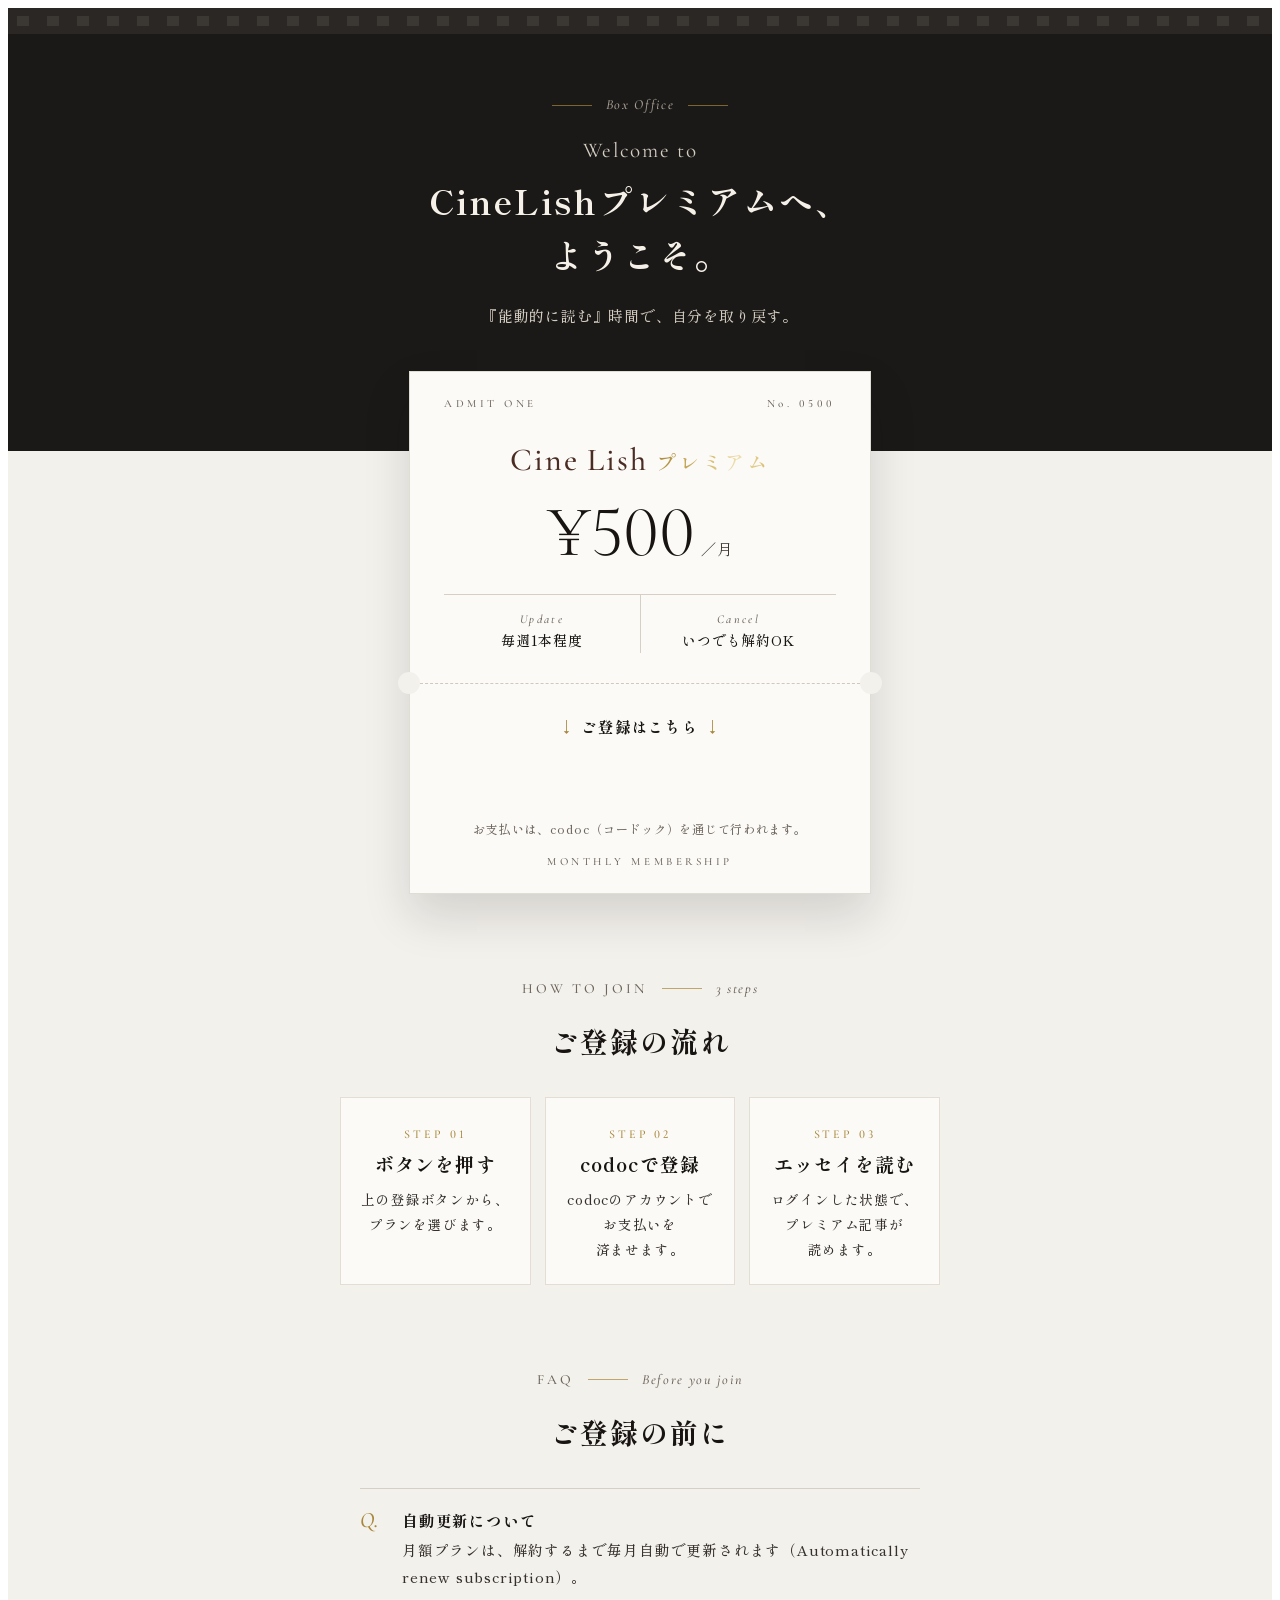
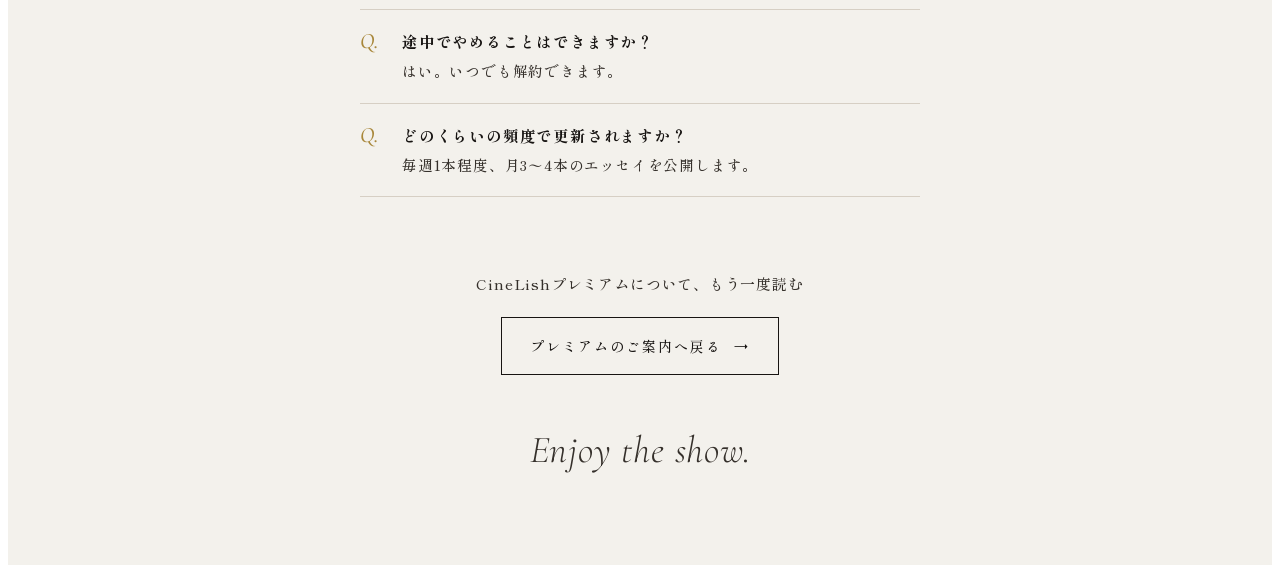
<file: lp/cinelish-premium/register/index.html>
<!doctype html>
<html lang="ja">
<head>
<meta charset="utf-8">
<meta name="viewport" content="width=device-width, initial-scale=1">
<title>Cine Lish プレミアム登録</title>
<link rel="preconnect" href="https://fonts.googleapis.com">
<link rel="preconnect" href="https://fonts.gstatic.com" crossorigin>
<link href="https://fonts.googleapis.com/css2?family=Cormorant+Garamond:ital,wght@0,300;0,400;0,500;1,300;1,400&family=Shippori+Mincho:wght@400;500;600;700&display=swap" rel="stylesheet">
<style>
  /* ============================================================
     Cine Lish プレミアム 登録ページ（チケット売り場）
     ・CSSは #cinelish-reg の内側だけに効く
     ・codocの登録ボタン（.cl-widget の中）には一切スタイルを当てない
     ・引用符と不等号は使わない
     ============================================================ */
  #cinelish-reg {
    --bg: #f3f1ec;
    --bg-alt: #e9e5de;
    --paper: #fbfaf7;
    --ink: #171412;
    --ink-soft: #35302b;
    --ink-faint: #6e665d;
    --line: #d6cfc4;
    --brown: #4a2c22;
    --gold-1: #a8873a;
    --gold-2: #d4b866;
    --gold-3: #efdfae;
    --mark: rgba(201, 168, 84, .38);
    --dark: #1b1917;
    --dark-2: #2a2724;
    --dark-ink: #eee9e0;
    --dark-soft: #d3ccc1;
    --serif-en: Cormorant Garamond, Times New Roman, serif;
    --serif-ja: Shippori Mincho, Hiragino Mincho ProN, Yu Mincho, serif;

    position: relative;
    background: var(--bg);
    color: var(--ink);
    font-family: var(--serif-ja);
    font-size: 16px;
    font-weight: 500;
    line-height: 2;
    letter-spacing: .05em;
    text-align: center;
    overflow-x: hidden;
  }
  #cinelish-reg .cl-r { box-sizing: border-box; margin: 0; padding: 0; border: 0; box-shadow: none; background: none; }
  #cinelish-reg br:not([class]) { display: none; }
  #cinelish-reg .cl-nw { display: inline-block; }
  #cinelish-reg .cl-wrap { width: min(600px, 100% - 48px); margin: 0 auto; }
  #cinelish-reg .cl-em { background: linear-gradient(transparent 64%, var(--mark) 64%); padding: 0 .08em; }
  #cinelish-reg .cl-gold {
    background: linear-gradient(100deg, var(--gold-1) 0%, var(--gold-2) 45%, var(--gold-3) 70%, var(--gold-2) 100%);
    -webkit-background-clip: text;
    background-clip: text;
    color: transparent;
  }
  #cinelish-reg .cl-eyebrow {
    display: flex; align-items: center; justify-content: center; gap: 14px;
    margin: 0 0 22px;
    font-family: var(--serif-en); font-size: 14px; line-height: 1; letter-spacing: .22em;
    color: var(--ink-faint);
  }
  #cinelish-reg .cl-eyebrow i { font-style: italic; letter-spacing: .12em; }
  #cinelish-reg .cl-eb-line { display: block; width: 40px; height: 1px; background: var(--gold-1); opacity: .7; }

  /* ---------- 上部（暗い・フィルム） ---------- */
  #cinelish-reg .cl-head { background: var(--dark); color: var(--dark-ink); }
  #cinelish-reg .cl-film {
    display: block; height: 26px;
    background:
      repeating-linear-gradient(90deg, transparent 0 9px, #3b3733 9px 21px, transparent 21px 30px) center / 100% 10px no-repeat,
      var(--dark-2);
  }
  #cinelish-reg .cl-head-inner { padding: 64px 0 120px; }
  #cinelish-reg .cl-head .cl-eyebrow { color: #a69f95; }
  #cinelish-reg .cl-title {
    margin: 0;
    font-size: clamp(25px, 5.4vw, 34px);
    font-weight: 700;
    line-height: 1.6;
    letter-spacing: .06em;
    color: #f6f1e8;
  }
  #cinelish-reg .cl-title small { display: block; margin-bottom: 6px; font-family: var(--serif-en); font-size: .62em; font-weight: 400; letter-spacing: .08em; color: var(--dark-soft); }
  #cinelish-reg .cl-sub { margin: 18px 0 0; font-size: 15px; color: var(--dark-soft); }

  /* ---------- チケット（ここにcodocの登録ボタン） ---------- */
  #cinelish-reg .cl-ticket {
    position: relative;
    max-width: 460px;
    margin: -80px auto 0;
    background: var(--paper);
    border: 1px solid #e2ddd3;
    box-shadow: 0 22px 44px rgba(23, 20, 18, .14);
  }
  #cinelish-reg .cl-ticket-main { padding: 26px 34px 30px; }
  #cinelish-reg .cl-ticket-head {
    display: flex; justify-content: space-between;
    margin: 0 0 30px;
    font-family: var(--serif-en); font-size: 11px; line-height: 1; letter-spacing: .32em; color: var(--ink-faint);
    font-variant-numeric: lining-nums;
  }
  #cinelish-reg .cl-ticket-name { margin: 0; font-family: var(--serif-en); font-size: 32px; line-height: 1.3; letter-spacing: .06em; color: var(--brown); }
  #cinelish-reg .cl-ticket-name .cl-gold { font-family: var(--serif-ja); font-size: 20px; margin-left: .4em; letter-spacing: .14em; }
  #cinelish-reg .cl-price { margin: 16px 0 0; font-family: var(--serif-en); font-weight: 300; font-size: 72px; line-height: 1; letter-spacing: 0; font-variant-numeric: lining-nums; }
  #cinelish-reg .cl-price small { font-family: var(--serif-ja); font-size: 15px; color: var(--ink-soft); margin-left: 6px; letter-spacing: .1em; }
  #cinelish-reg .cl-ticket-info { display: grid; grid-template-columns: 1fr 1fr; margin: 26px 0 0; border-top: 1px solid var(--line); }
  #cinelish-reg .cl-ticket-info div { padding: 14px 6px 0; font-size: 14px; line-height: 1.7; white-space: nowrap; }
  #cinelish-reg .cl-ticket-info div + div { border-left: 1px solid var(--line); }
  #cinelish-reg .cl-ticket-info span { display: block; font-family: var(--serif-en); font-style: italic; font-size: 12px; letter-spacing: .2em; color: var(--ink-faint); }
  #cinelish-reg .cl-ticket-stub { position: relative; padding: 28px 24px 26px; border-top: 1px dashed #cfc8bc; }
  #cinelish-reg .cl-notch { position: absolute; top: -12px; width: 22px; height: 22px; border-radius: 50%; background: var(--bg); }
  #cinelish-reg .cl-notch-l { left: -12px; }
  #cinelish-reg .cl-notch-r { right: -12px; }
  #cinelish-reg .cl-stub-label { margin: 0 0 14px; font-size: 15px; font-weight: 700; letter-spacing: .12em; }
  #cinelish-reg .cl-stub-label span { color: var(--gold-1); }
  /* codocの登録ボタンが入る場所（中身には触らない） */
  #cinelish-reg .cl-widget { display: flex; justify-content: center; min-height: 48px; text-align: left; line-height: normal; letter-spacing: normal; font-family: system-ui, sans-serif; }
  #cinelish-reg .cl-widget-note { margin: 14px 0 0; font-size: 12px; line-height: 1.8; color: var(--ink-faint); letter-spacing: .06em; }
  #cinelish-reg .cl-ticket-foot { margin: 16px 0 0; font-family: var(--serif-en); font-size: 11px; line-height: 1; letter-spacing: .32em; color: var(--ink-faint); }

  /* ---------- 登録の流れ ---------- */
  #cinelish-reg .cl-sec { padding: 88px 0 0; }
  #cinelish-reg .cl-h2 { margin: 0 0 32px; font-size: clamp(22px, 4.2vw, 28px); font-weight: 700; line-height: 1.7; letter-spacing: .07em; }
  #cinelish-reg .cl-steps { display: grid; grid-template-columns: repeat(3, 1fr); gap: 14px; margin: 0; padding: 0; list-style: none; }
  #cinelish-reg .cl-steps li { margin: 0; padding: 24px 16px 22px; list-style: none; background: var(--paper); border: 1px solid #e3ddd3; }
  #cinelish-reg .cl-steps li::marker { content: none; }
  #cinelish-reg .cl-step-label { display: block; font-family: var(--serif-en); font-size: 12px; letter-spacing: .24em; color: var(--gold-1); font-variant-numeric: lining-nums; }
  #cinelish-reg .cl-step-word { display: block; margin: 4px 0 8px; font-size: 19px; font-weight: 700; line-height: 1.5; letter-spacing: .06em; }
  #cinelish-reg .cl-steps p { margin: 0; font-size: 13.5px; line-height: 1.85; color: var(--ink-soft); }

  /* ---------- 自動更新・よくある質問 ---------- */
  #cinelish-reg .cl-faq { margin: 0 auto; max-width: 560px; border-top: 1px solid var(--line); text-align: left; }
  #cinelish-reg .cl-faq div { display: grid; grid-template-columns: 34px 1fr; gap: 2px 8px; padding: 18px 0; border-bottom: 1px solid var(--line); }
  #cinelish-reg .cl-faq dt, #cinelish-reg .cl-faq dd { grid-column: 2; margin: 0; }
  #cinelish-reg .cl-faq dt { font-weight: 700; font-size: 15.5px; line-height: 1.8; }
  #cinelish-reg .cl-faq dd { font-size: 14.5px; line-height: 1.85; color: var(--ink-soft); }
  #cinelish-reg .cl-faq .cl-q { grid-column: 1; grid-row: 1; font-family: var(--serif-en); font-style: italic; font-size: 22px; line-height: 1.2; color: var(--gold-1); }

  /* ---------- 下部 ---------- */
  #cinelish-reg .cl-back { padding: 72px 0 96px; }
  #cinelish-reg .cl-back p { margin: 0 0 18px; font-size: 15px; color: var(--ink-soft); }
  #cinelish-reg .cl-back a {
    display: inline-flex; align-items: center; gap: 12px;
    padding: 14px 28px;
    border: 1px solid var(--ink);
    color: var(--ink);
    font-size: 14px; letter-spacing: .14em; text-decoration: none;
    transition: background .4s ease, color .4s ease;
  }
  #cinelish-reg .cl-back a:hover { background: var(--ink); color: var(--paper); }
  #cinelish-reg .cl-back .cl-fin { margin: 56px 0 0; font-family: var(--serif-en); font-style: italic; font-weight: 300; font-size: 38px; line-height: 1; color: var(--ink-soft); }

  @media (max-width: 640px) {
    #cinelish-reg { font-size: 15px; letter-spacing: .04em; }
    #cinelish-reg .cl-wrap { width: calc(100% - 32px); }
    #cinelish-reg .cl-head-inner { padding: 52px 0 104px; }
    #cinelish-reg .cl-title { font-size: 24px; letter-spacing: .03em; }
    #cinelish-reg .cl-ticket-main { padding: 22px 20px 26px; }
    #cinelish-reg .cl-ticket-stub { padding: 24px 14px 22px; }
    #cinelish-reg .cl-ticket-name { font-size: 27px; white-space: nowrap; }
    #cinelish-reg .cl-ticket-name .cl-gold { font-size: 17px; }
    #cinelish-reg .cl-price { font-size: 62px; }
    #cinelish-reg .cl-ticket-info div { font-size: 13px; padding-inline: 4px; }
    #cinelish-reg .cl-sec { padding-top: 72px; }
    #cinelish-reg .cl-steps { grid-template-columns: 1fr; gap: 10px; }
    #cinelish-reg .cl-steps li { display: grid; grid-template-columns: 72px 1fr; gap: 0 10px; align-items: baseline; text-align: left; padding: 18px 16px; }
    #cinelish-reg .cl-step-label { grid-row: span 2; }
    #cinelish-reg .cl-step-word { margin: 0 0 2px; font-size: 17px; }
    #cinelish-reg .cl-br-pc { display: none; }
  }
  @media (min-width: 641px) { #cinelish-reg .cl-br-sp { display: none; } }
</style>
</head>
<body>
<div id="cinelish-reg">

  <div class="cl-head">
    <span class="cl-film"></span>
    <div class="cl-head-inner">
      <div class="cl-wrap">
        <p class="cl-eyebrow"><span class="cl-eb-line"></span><i>Box Office</i><span class="cl-eb-line"></span></p>
        <p class="cl-title"><small>Welcome to</small><span class="cl-nw">CineLishプレミアムへ、</span><span class="cl-nw">ようこそ。</span></p>
        <p class="cl-sub"><span class="cl-nw">『能動的に読む』時間で、</span><span class="cl-nw">自分を取り戻す。</span></p>
      </div>
    </div>
  </div>

  <div class="cl-wrap">
    <div class="cl-ticket">
      <div class="cl-ticket-main">
        <p class="cl-ticket-head"><span>ADMIT ONE</span><span>No. 0500</span></p>
        <p class="cl-ticket-name">Cine Lish<span class="cl-gold">プレミアム</span></p>
        <p class="cl-price">¥500<small>／月</small></p>
        <div class="cl-ticket-info">
          <div><span>Update</span>毎週1本程度</div>
          <div><span>Cancel</span>いつでも解約OK</div>
        </div>
      </div>
      <div class="cl-ticket-stub">
        <span class="cl-notch cl-notch-l"></span><span class="cl-notch cl-notch-r"></span>
        <p class="cl-stub-label"><span>↓</span> ご登録はこちら <span>↓</span></p>
        <div class="cl-widget">
          <div id="codoc-subscription-tuq1lf60NQ" class="codoc-subscriptions"></div>
        </div>
        <p class="cl-widget-note"><span class="cl-nw">お支払いは、</span><span class="cl-nw">codoc（コードック）を通じて</span><span class="cl-nw">行われます。</span></p>
        <p class="cl-ticket-foot">MONTHLY MEMBERSHIP</p>
      </div>
    </div>
  </div>

  <div class="cl-sec">
    <div class="cl-wrap">
      <p class="cl-eyebrow">HOW TO JOIN<span class="cl-eb-line"></span><i>3 steps</i></p>
      <p class="cl-h2">ご登録の流れ</p>
      <ol class="cl-steps">
        <li><span class="cl-step-label">STEP 01</span><span class="cl-step-word">ボタンを押す</span><p><span class="cl-nw">上の登録ボタンから、</span><span class="cl-nw">プランを選びます。</span></p></li>
        <li><span class="cl-step-label">STEP 02</span><span class="cl-step-word">codocで登録</span><p><span class="cl-nw">codocのアカウントで</span><span class="cl-nw">お支払いを</span><span class="cl-nw">済ませます。</span></p></li>
        <li><span class="cl-step-label">STEP 03</span><span class="cl-step-word">エッセイを読む</span><p><span class="cl-nw">ログインした状態で、</span><span class="cl-nw">プレミアム記事が</span><span class="cl-nw">読めます。</span></p></li>
      </ol>
    </div>
  </div>

  <div class="cl-sec">
    <div class="cl-wrap">
      <p class="cl-eyebrow">FAQ<span class="cl-eb-line"></span><i>Before you join</i></p>
      <p class="cl-h2">ご登録の前に</p>
      <dl class="cl-faq">
        <div><span class="cl-q">Q.</span><dt>自動更新について</dt><dd>月額プランは、解約するまで毎月自動で更新されます（Automatically renew subscription）。</dd></div>
        <div><span class="cl-q">Q.</span><dt>途中でやめることはできますか？</dt><dd>はい。いつでも解約できます。</dd></div>
        <div><span class="cl-q">Q.</span><dt>どのくらいの頻度で更新されますか？</dt><dd>毎週1本程度、月3〜4本のエッセイを公開します。</dd></div>
      </dl>
    </div>
  </div>

  <div class="cl-back">
    <div class="cl-wrap">
      <p>CineLishプレミアムについて、<br class="cl-br-sp">もう一度読む</p>
      <a href="https://www.cinelish-japan.tech/premium/">プレミアムのご案内へ戻る<span aria-hidden="true">→</span></a>
      <p class="cl-fin">Enjoy the show.</p>
    </div>
  </div>

</div><!-- /#cinelish-reg -->
<script src="https://codoc.jp/js/cms.js" data-css="rainbow-square" data-usercode="NZVH8jM8Hg" charset="UTF-8" defer></script>
</body>
</html>
</file>
